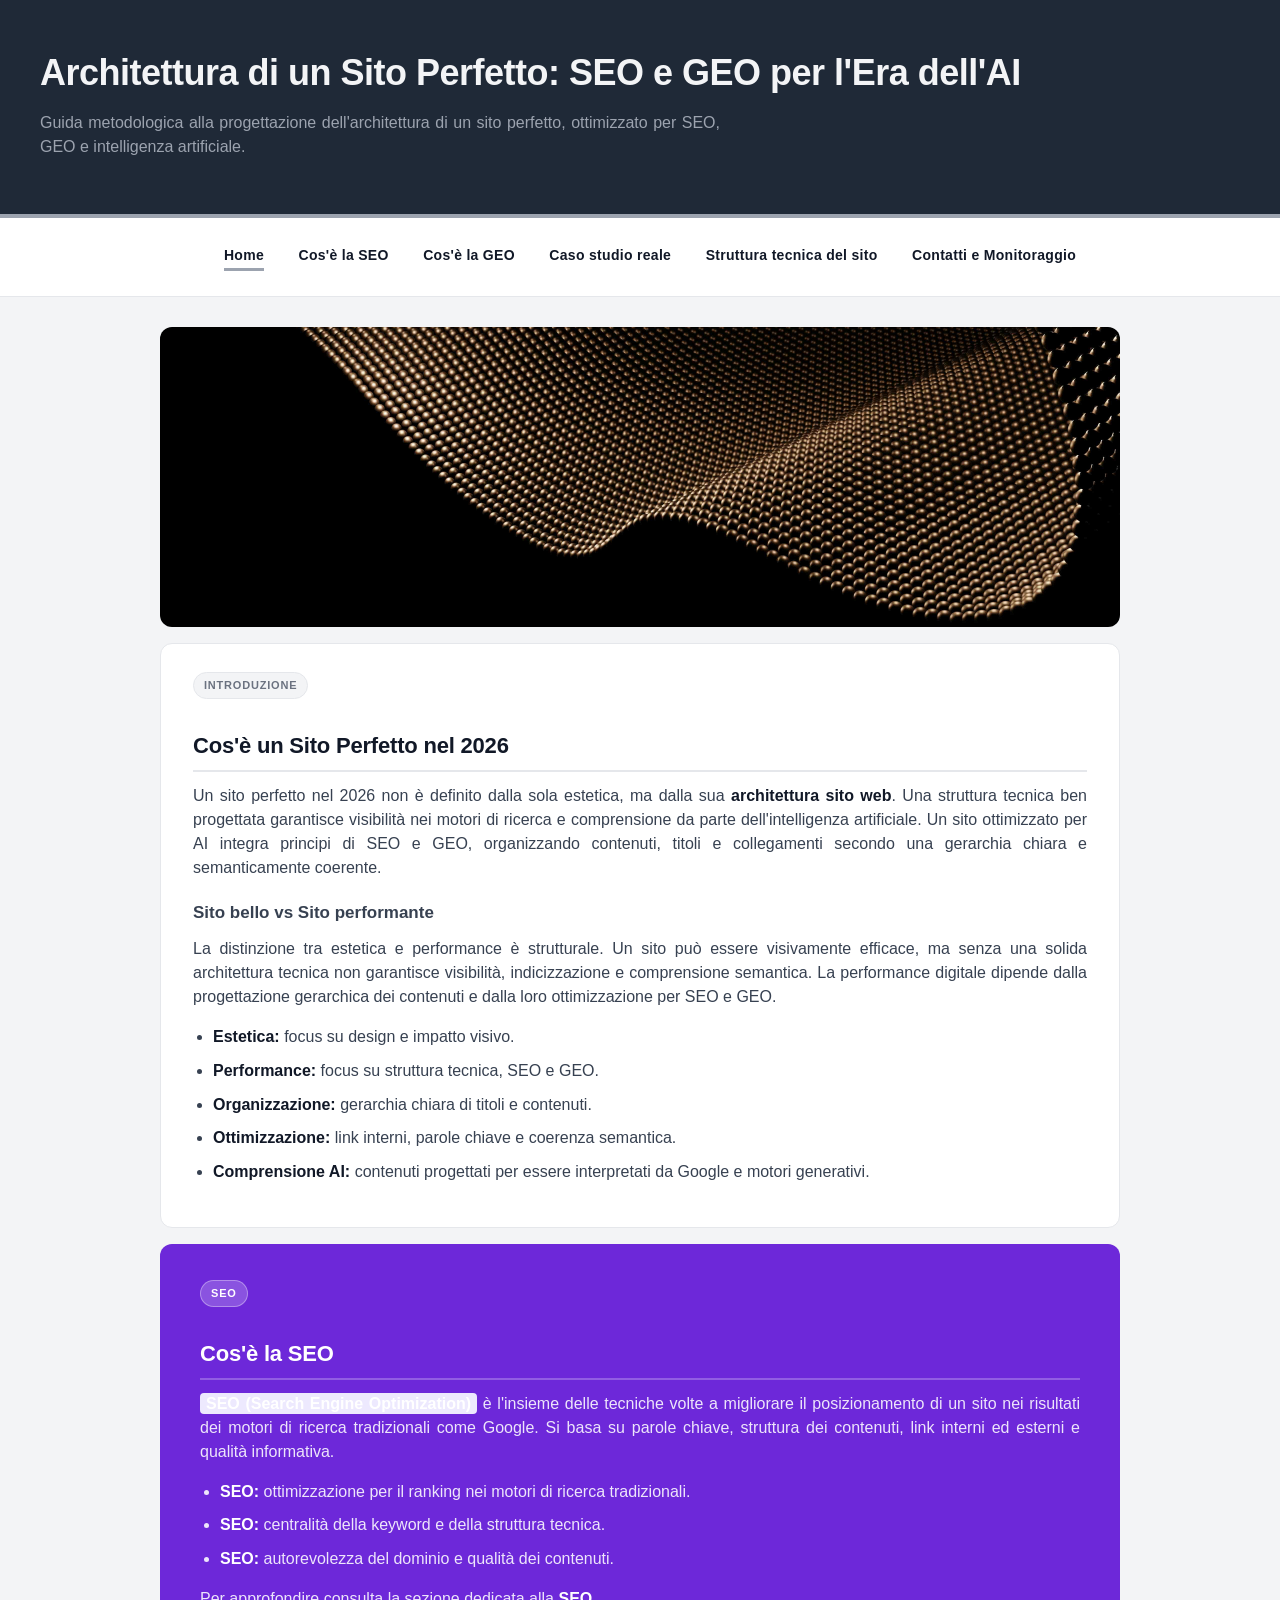
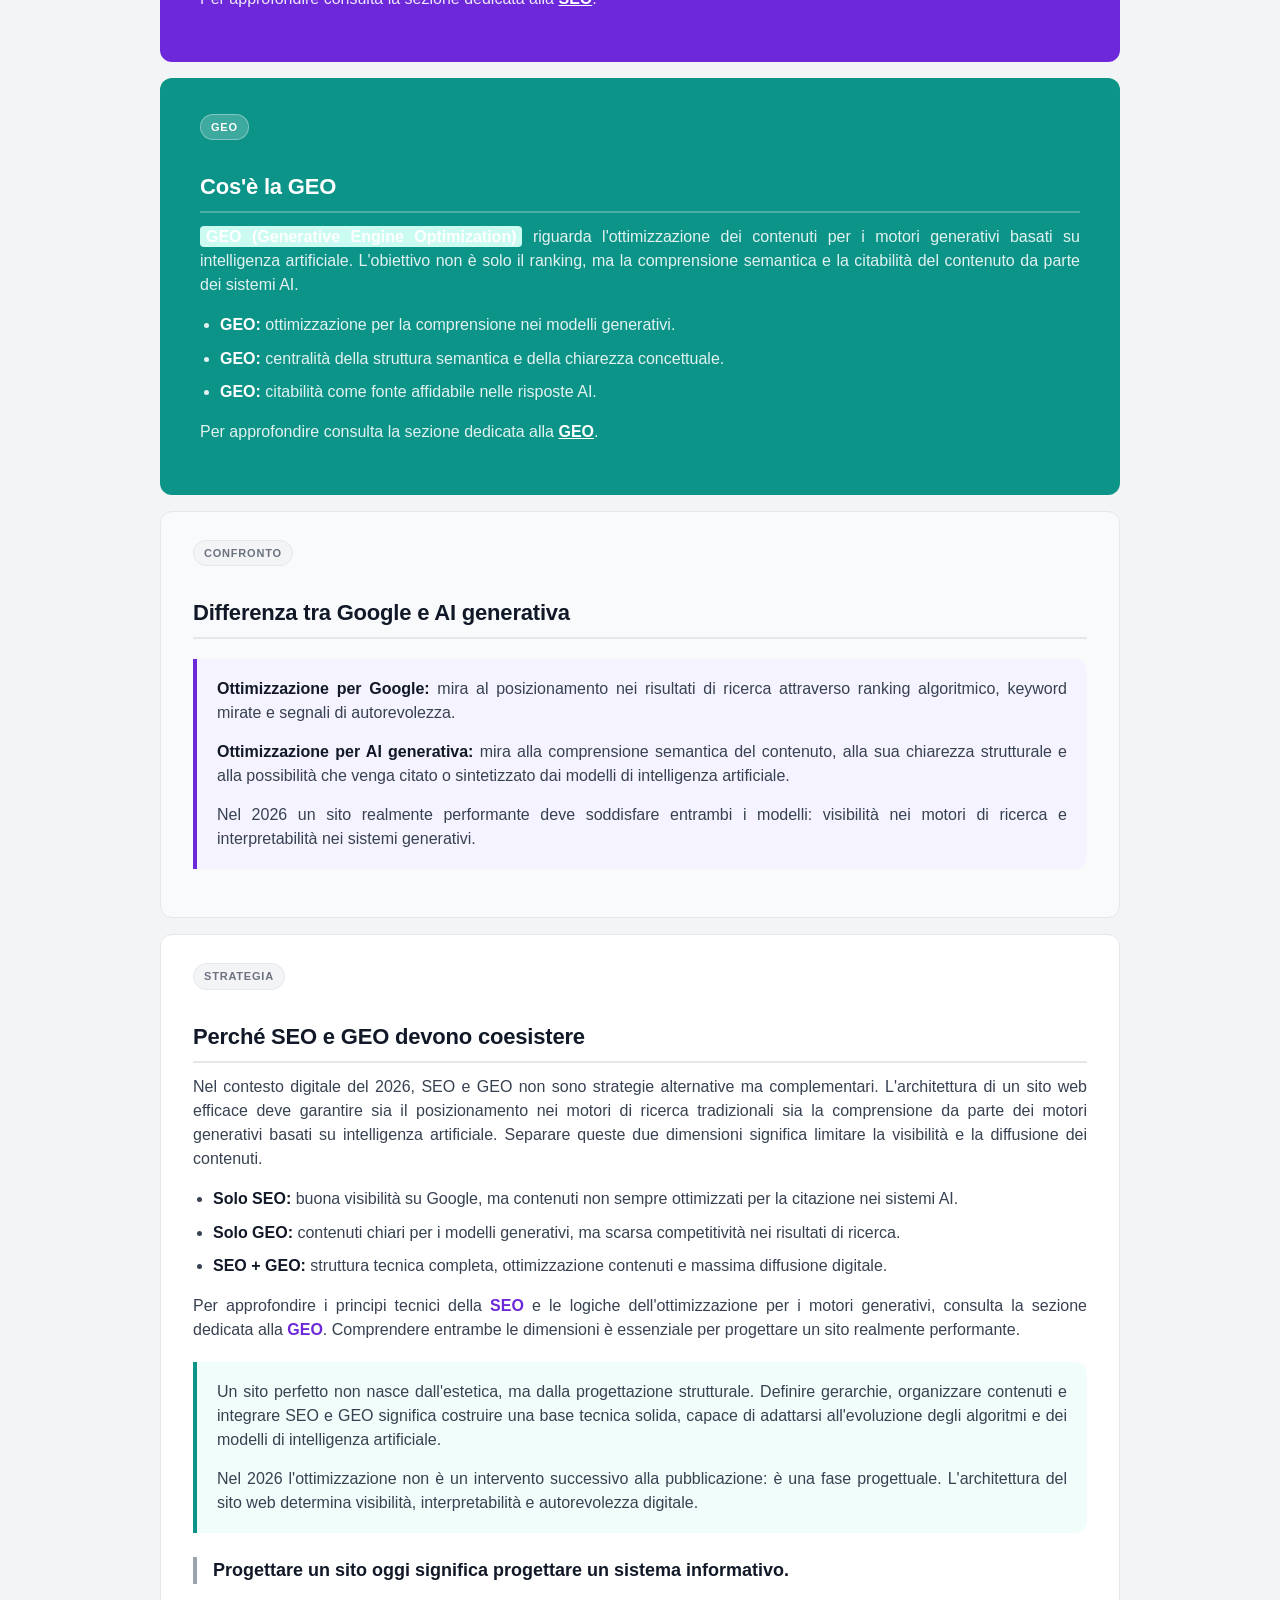
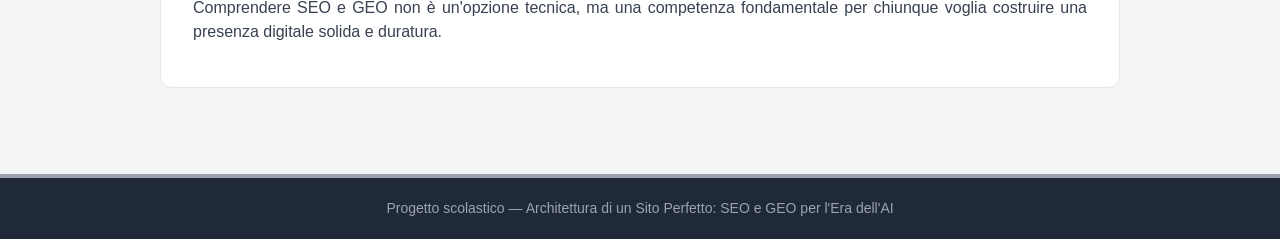
<file: sito-seo-geo-ai/index.html>
<!DOCTYPE html>
<html lang="it">

<head>
    <meta charset="UTF-8">
    <meta name="google-site-verification" content="8Dye_6uinS2pty69h5jfl6EBwrI8pPhfSLPSAP0v2z0" />
    <meta name="viewport" content="width=device-width, initial-scale=1.0">
    <link rel="icon" type="image/svg+xml" href="favicon.svg">
    <title>Architettura di un Sito Perfetto | SEO e GEO per l'Era dell'AI</title>
    <meta name="description"
        content="Guida all'architettura sito web perfetta nel 2026: struttura tecnica, SEO e GEO per contenuti ottimizzati per Google e motori generativi basati su intelligenza artificiale.">
    <link rel="canonical" href="https://seo-geo-ai.netlify.app/">
    <link rel="stylesheet" href="css/style.css">
    <script type="application/ld+json">
    {
      "@context": "https://schema.org",
      "@type": "WebSite",
      "name": "Architettura di un Sito Perfetto",
      "url": "https://seo-geo-ai.netlify.app/"
    }
    </script>
</head>

<body class="home">

    <!-- Intestazione principale della pagina -->
    <header>
        <h1>Architettura di un Sito Perfetto: SEO e GEO per l'Era dell'AI</h1>
        <p>Guida metodologica alla progettazione dell'architettura di un sito perfetto, ottimizzato per SEO, GEO e
            intelligenza artificiale.</p>
    </header>

    <!-- Menu di navigazione principale -->
    <nav>
        <ul>
            <li><a href="index.html" class="active">Home</a></li>
            <li><a href="seo.html">Cos'è la SEO</a></li>
            <li><a href="geo.html">Cos'è la GEO</a></li>
            <li><a href="caso-studio.html">Caso studio reale</a></li>
            <li><a href="struttura-tecnica.html">Struttura tecnica del sito</a></li>
            <li><a href="contatti.html">Contatti e Monitoraggio</a></li>
        </ul>
    </nav>

    <div class="container">
        <section class="section-tecnica">

            <!-- Immagine hero — larghezza piena, solo nella home -->
            <img src="immagini/hero-home.jpg" alt="Architettura sito web perfetto SEO e GEO intelligenza artificiale"
                class="img-hero" width="1000">

            <!-- Card 1 — introduzione generale, sfondo neutro -->
            <div class="card">
                <div class="badge-wrap"><span class="badge-neutral">Introduzione</span></div>
                <h2>Cos'è un Sito Perfetto nel 2026</h2>
                <p>Un sito perfetto nel 2026 non è definito dalla sola estetica, ma dalla sua <strong>architettura sito
                        web</strong>. Una struttura tecnica ben progettata garantisce visibilità nei motori di ricerca e
                    comprensione da parte dell'intelligenza artificiale. Un sito ottimizzato per AI integra principi di
                    SEO e GEO, organizzando contenuti, titoli e collegamenti secondo una gerarchia chiara e
                    semanticamente coerente.</p>
                <h3>Sito bello vs Sito performante</h3>
                <p>La distinzione tra estetica e performance è strutturale. Un sito può essere visivamente efficace,
                    ma senza una solida architettura tecnica non garantisce visibilità, indicizzazione e comprensione
                    semantica. La performance digitale dipende dalla progettazione gerarchica dei contenuti e dalla
                    loro ottimizzazione per SEO e GEO.</p>
                <ul>
                    <li><strong>Estetica:</strong> focus su design e impatto visivo.</li>
                    <li><strong>Performance:</strong> focus su struttura tecnica, SEO e GEO.</li>
                    <li><strong>Organizzazione:</strong> gerarchia chiara di titoli e contenuti.</li>
                    <li><strong>Ottimizzazione:</strong> link interni, parole chiave e coerenza semantica.</li>
                    <li><strong>Comprensione AI:</strong> contenuti progettati per essere interpretati da Google e
                        motori generativi.</li>
                </ul>
            </div>

            <!-- Card 2 — definizione SEO, sfondo viola pieno -->
            <div class="card-hero-seo">
                <div class="badge-wrap"><span class="badge-seo">SEO</span></div>
                <h2>Cos'è la SEO</h2>
                <p><strong><span class="highlight">SEO (Search Engine Optimization)</span></strong> è l'insieme delle
                    tecniche volte a migliorare il posizionamento di un sito nei risultati dei motori di ricerca
                    tradizionali come Google. Si basa su parole chiave, struttura dei contenuti, link interni ed
                    esterni e qualità informativa.</p>
                <ul>
                    <li><strong>SEO:</strong> ottimizzazione per il ranking nei motori di ricerca tradizionali.</li>
                    <li><strong>SEO:</strong> centralità della keyword e della struttura tecnica.</li>
                    <li><strong>SEO:</strong> autorevolezza del dominio e qualità dei contenuti.</li>
                </ul>
                <p>Per approfondire consulta la sezione dedicata alla <a href="seo.html">SEO</a>.</p>
            </div>

            <!-- Card 3 — definizione GEO, sfondo verde pieno -->
            <div class="card-hero-geo">
                <div class="badge-wrap"><span class="badge-geo">GEO</span></div>
                <h2>Cos'è la GEO</h2>
                <p><strong><span class="highlight-geo">GEO (Generative Engine Optimization)</span></strong> riguarda
                    l'ottimizzazione dei contenuti per i motori generativi basati su intelligenza artificiale.
                    L'obiettivo non è solo il ranking, ma la comprensione semantica e la citabilità del contenuto da
                    parte dei sistemi AI.</p>
                <ul>
                    <li><strong>GEO:</strong> ottimizzazione per la comprensione nei modelli generativi.</li>
                    <li><strong>GEO:</strong> centralità della struttura semantica e della chiarezza concettuale.</li>
                    <li><strong>GEO:</strong> citabilità come fonte affidabile nelle risposte AI.</li>
                </ul>
                <p>Per approfondire consulta la sezione dedicata alla <a href="geo.html">GEO</a>.</p>
            </div>

            <!-- Card 4 — confronto e coesistenza, sfondo alternato -->
            <div class="card-alt">
                <div class="badge-wrap"><span class="badge-neutral">Confronto</span></div>
                <h2>Differenza tra Google e AI generativa</h2>
                <div class="box-confronto">
                    <p><strong>Ottimizzazione per Google:</strong> mira al posizionamento nei risultati di ricerca
                        attraverso ranking algoritmico, keyword mirate e segnali di autorevolezza.</p>
                    <p><strong>Ottimizzazione per AI generativa:</strong> mira alla comprensione semantica del
                        contenuto, alla sua chiarezza strutturale e alla possibilità che venga citato o sintetizzato
                        dai modelli di intelligenza artificiale.</p>
                    <p>Nel 2026 un sito realmente performante deve soddisfare entrambi i modelli: visibilità nei
                        motori di ricerca e interpretabilità nei sistemi generativi.</p>
                </div>
            </div>

            <!-- Card 5 — coesistenza SEO+GEO, sfondo neutro -->
            <div class="card">
                <div class="badge-wrap"><span class="badge-neutral">Strategia</span></div>
                <h2>Perché SEO e GEO devono coesistere</h2>
                <p>Nel contesto digitale del 2026, SEO e GEO non sono strategie alternative ma complementari.
                    L'architettura di un sito web efficace deve garantire sia il posizionamento nei motori di ricerca
                    tradizionali sia la comprensione da parte dei motori generativi basati su intelligenza artificiale.
                    Separare queste due dimensioni significa limitare la visibilità e la diffusione dei contenuti.</p>
                <ul>
                    <li><strong>Solo SEO:</strong> buona visibilità su Google, ma contenuti non sempre ottimizzati
                        per la citazione nei sistemi AI.</li>
                    <li><strong>Solo GEO:</strong> contenuti chiari per i modelli generativi, ma scarsa
                        competitività nei risultati di ricerca.</li>
                    <li><strong>SEO + GEO:</strong> struttura tecnica completa, ottimizzazione contenuti e massima
                        diffusione digitale.</li>
                </ul>
                <p>Per approfondire i principi tecnici della <a href="seo.html">SEO</a> e le logiche
                    dell'ottimizzazione per i motori generativi, consulta la sezione dedicata alla
                    <a href="geo.html">GEO</a>. Comprendere entrambe le dimensioni è essenziale per progettare un
                    sito realmente performante.
                </p>
                <div class="box-valore">
                    <p>Un sito perfetto non nasce dall'estetica, ma dalla progettazione strutturale. Definire
                        gerarchie, organizzare contenuti e integrare SEO e GEO significa costruire una base tecnica
                        solida, capace di adattarsi all'evoluzione degli algoritmi e dei modelli di intelligenza
                        artificiale.</p>
                    <p>Nel 2026 l'ottimizzazione non è un intervento successivo alla pubblicazione: è una fase
                        progettuale. L'architettura del sito web determina visibilità, interpretabilità e autorevolezza
                        digitale.</p>
                </div>
                <p class="frase-chiave">Progettare un sito oggi significa progettare un sistema informativo.</p>
                <p>Comprendere SEO e GEO non è un'opzione tecnica, ma una competenza fondamentale per chiunque voglia
                    costruire una presenza digitale solida e duratura.</p>
            </div>

        </section>
    </div>

    <!-- Footer con nome progetto -->
    <footer>
        <p>Progetto scolastico — Architettura di un Sito Perfetto: SEO e GEO per l'Era dell'AI</p>
    </footer>

</body>

</html>
</file>
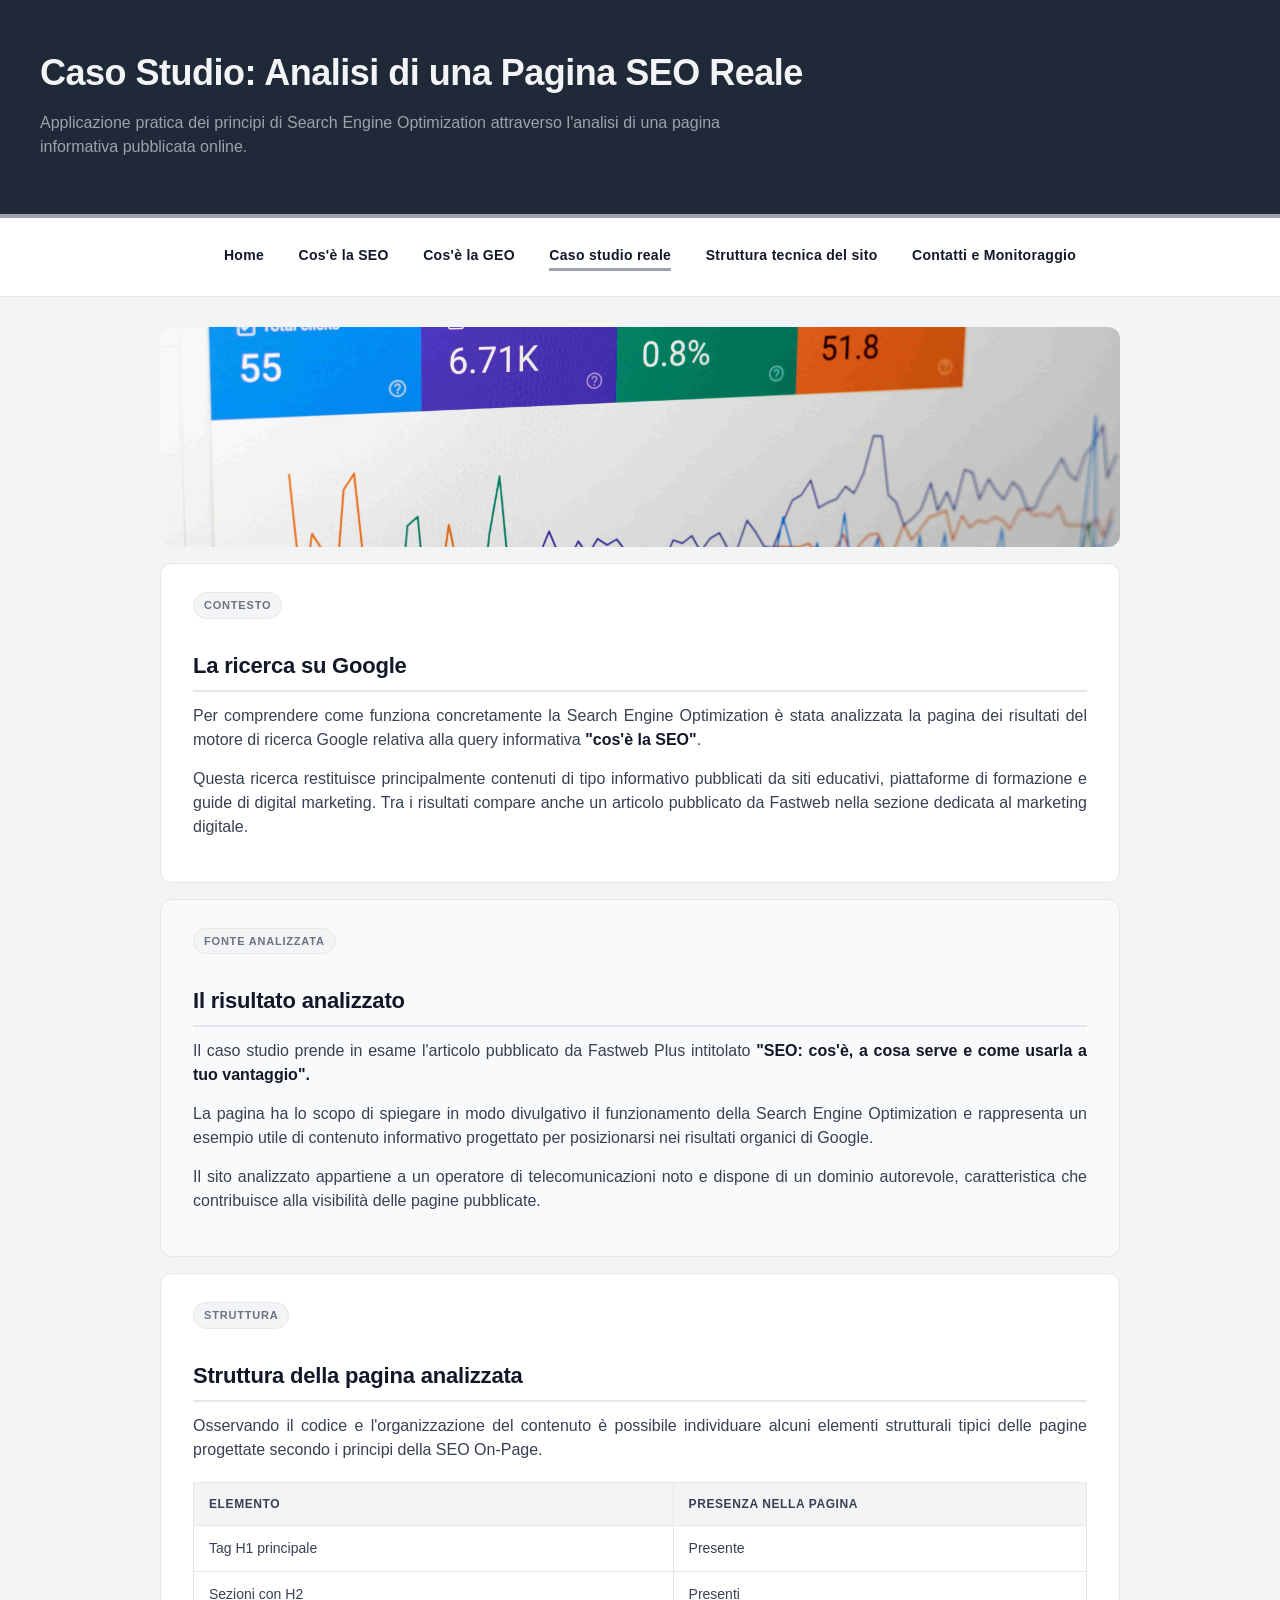
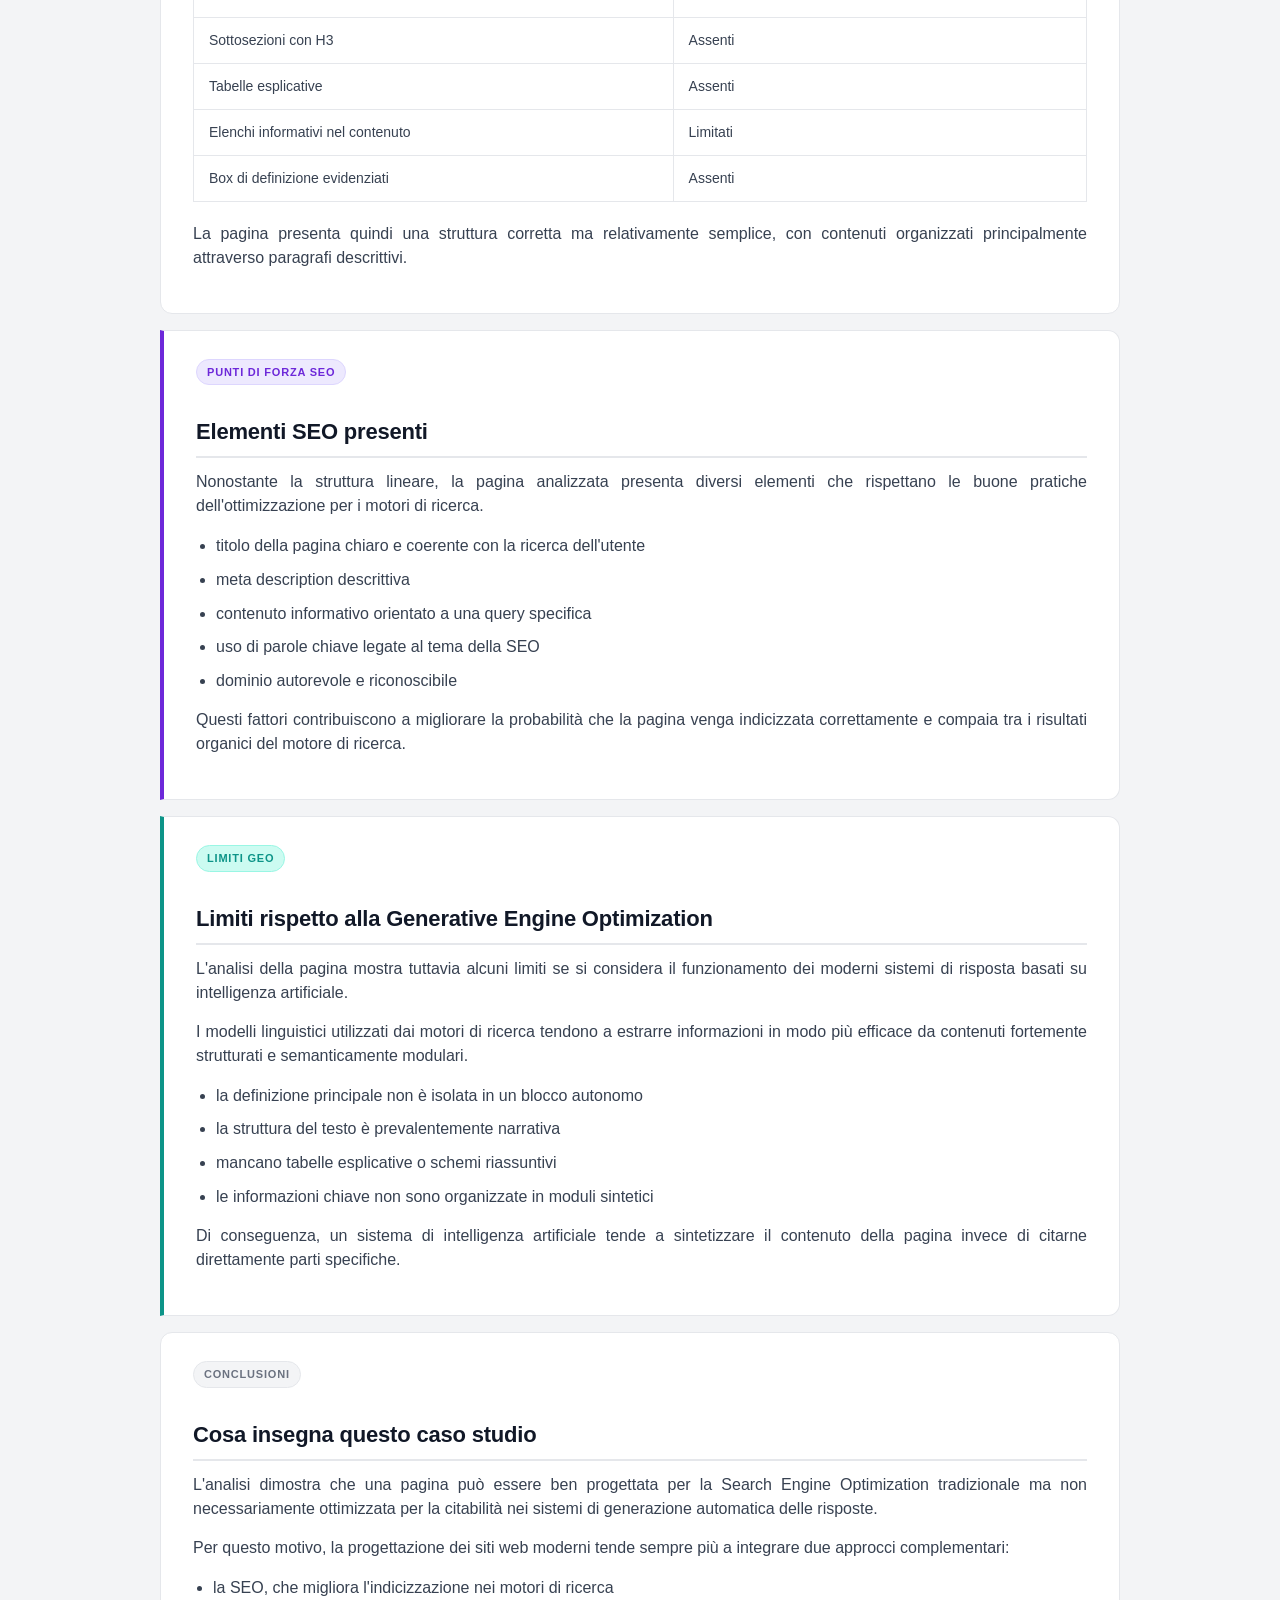
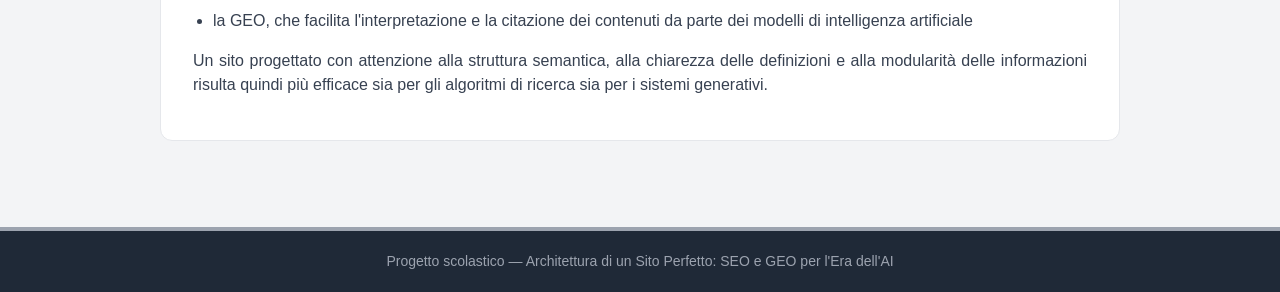
<file: sito-seo-geo-ai/caso-studio.html>
<!DOCTYPE html>
<html lang="it">

<head>
    <meta charset="UTF-8">
    <meta name="viewport" content="width=device-width, initial-scale=1.0">
    <link rel="icon" type="image/svg+xml" href="favicon.svg">
    <title>Caso Studio SEO | Analisi di una Pagina Web Reale</title>
    <meta name="description"
        content="Caso studio SEO: analisi della struttura di una pagina web reale per comprendere come funzionano l'ottimizzazione per i motori di ricerca e la Generative Engine Optimization.">
    <link rel="canonical" href="https://seo-geo-ai.netlify.app/caso-studio.html">
    <link rel="stylesheet" href="css/style.css">
</head>

<body class="home">

    <!-- Intestazione pagina caso studio -->
    <header>
        <h1>Caso Studio: Analisi di una Pagina SEO Reale</h1>
        <p>Applicazione pratica dei principi di Search Engine Optimization attraverso l'analisi di una pagina
            informativa pubblicata online.</p>
    </header>

    <!-- Menu di navigazione principale -->
    <nav>
        <ul>
            <li><a href="index.html">Home</a></li>
            <li><a href="seo.html">Cos'è la SEO</a></li>
            <li><a href="geo.html">Cos'è la GEO</a></li>
            <li><a href="caso-studio.html" class="active">Caso studio reale</a></li>
            <li><a href="struttura-tecnica.html">Struttura tecnica del sito</a></li>
            <li><a href="contatti.html">Contatti e Monitoraggio</a></li>
        </ul>
    </nav>

    <div class="container">
        <section class="section-tecnica">

            <!-- Immagine contenuto — analisi web -->
            <img src="immagini/case-study.jpg" alt="Caso studio analisi pagina SEO reale Fastweb" class="img-contenuto"
                width="1000">

            <!-- Card 1 — contesto ricerca, sfondo neutro -->
            <div class="card">
                <div class="badge-wrap"><span class="badge-neutral">Contesto</span></div>
                <h2>La ricerca su Google</h2>
                <p>Per comprendere come funziona concretamente la Search Engine Optimization è stata analizzata la
                    pagina dei risultati del motore di ricerca Google relativa alla query informativa
                    <strong>"cos'è la SEO"</strong>.
                </p>
                <p>Questa ricerca restituisce principalmente contenuti di tipo informativo pubblicati da siti
                    educativi, piattaforme di formazione e guide di digital marketing. Tra i risultati compare anche
                    un articolo pubblicato da Fastweb nella sezione dedicata al marketing digitale.</p>
            </div>

            <!-- Card 2 — risultato analizzato, sfondo alternato -->
            <div class="card-alt">
                <div class="badge-wrap"><span class="badge-neutral">Fonte analizzata</span></div>
                <h2>Il risultato analizzato</h2>
                <p>Il caso studio prende in esame l'articolo pubblicato da Fastweb Plus intitolato
                    <strong>"SEO: cos'è, a cosa serve e come usarla a tuo vantaggio".</strong>
                </p>
                <p>La pagina ha lo scopo di spiegare in modo divulgativo il funzionamento della Search Engine
                    Optimization e rappresenta un esempio utile di contenuto informativo progettato per posizionarsi
                    nei risultati organici di Google.</p>
                <p>Il sito analizzato appartiene a un operatore di telecomunicazioni noto e dispone di un dominio
                    autorevole, caratteristica che contribuisce alla visibilità delle pagine pubblicate.</p>
            </div>

            <!-- Card 3 — struttura pagina, sfondo neutro -->
            <div class="card">
                <div class="badge-wrap"><span class="badge-neutral">Struttura</span></div>
                <h2>Struttura della pagina analizzata</h2>
                <p>Osservando il codice e l'organizzazione del contenuto è possibile individuare alcuni elementi
                    strutturali tipici delle pagine progettate secondo i principi della SEO On-Page.</p>
                <table>
                    <tr>
                        <th>Elemento</th>
                        <th>Presenza nella pagina</th>
                    </tr>
                    <tr>
                        <td>Tag H1 principale</td>
                        <td>Presente</td>
                    </tr>
                    <tr>
                        <td>Sezioni con H2</td>
                        <td>Presenti</td>
                    </tr>
                    <tr>
                        <td>Sottosezioni con H3</td>
                        <td>Assenti</td>
                    </tr>
                    <tr>
                        <td>Tabelle esplicative</td>
                        <td>Assenti</td>
                    </tr>
                    <tr>
                        <td>Elenchi informativi nel contenuto</td>
                        <td>Limitati</td>
                    </tr>
                    <tr>
                        <td>Box di definizione evidenziati</td>
                        <td>Assenti</td>
                    </tr>
                </table>
                <p>La pagina presenta quindi una struttura corretta ma relativamente semplice, con contenuti
                    organizzati principalmente attraverso paragrafi descrittivi.</p>
            </div>

            <!-- Card 4 — elementi SEO, accento viola -->
            <div class="card-seo">
                <div class="badge-wrap"><span class="badge-seo">Punti di forza SEO</span></div>
                <h2>Elementi SEO presenti</h2>
                <p>Nonostante la struttura lineare, la pagina analizzata presenta diversi elementi che rispettano le
                    buone pratiche dell'ottimizzazione per i motori di ricerca.</p>
                <ul>
                    <li>titolo della pagina chiaro e coerente con la ricerca dell'utente</li>
                    <li>meta description descrittiva</li>
                    <li>contenuto informativo orientato a una query specifica</li>
                    <li>uso di parole chiave legate al tema della SEO</li>
                    <li>dominio autorevole e riconoscibile</li>
                </ul>
                <p>Questi fattori contribuiscono a migliorare la probabilità che la pagina venga indicizzata
                    correttamente e compaia tra i risultati organici del motore di ricerca.</p>
            </div>

            <!-- Card 5 — limiti GEO, accento verde -->
            <div class="card-geo">
                <div class="badge-wrap"><span class="badge-geo">Limiti GEO</span></div>
                <h2>Limiti rispetto alla Generative Engine Optimization</h2>
                <p>L'analisi della pagina mostra tuttavia alcuni limiti se si considera il funzionamento dei moderni
                    sistemi di risposta basati su intelligenza artificiale.</p>
                <p>I modelli linguistici utilizzati dai motori di ricerca tendono a estrarre informazioni in modo più
                    efficace da contenuti fortemente strutturati e semanticamente modulari.</p>
                <ul>
                    <li>la definizione principale non è isolata in un blocco autonomo</li>
                    <li>la struttura del testo è prevalentemente narrativa</li>
                    <li>mancano tabelle esplicative o schemi riassuntivi</li>
                    <li>le informazioni chiave non sono organizzate in moduli sintetici</li>
                </ul>
                <p>Di conseguenza, un sistema di intelligenza artificiale tende a sintetizzare il contenuto della
                    pagina invece di citarne direttamente parti specifiche.</p>
            </div>

            <!-- Card 6 — conclusioni, sfondo neutro -->
            <div class="card">
                <div class="badge-wrap"><span class="badge-neutral">Conclusioni</span></div>
                <h2>Cosa insegna questo caso studio</h2>
                <p>L'analisi dimostra che una pagina può essere ben progettata per la Search Engine Optimization
                    tradizionale ma non necessariamente ottimizzata per la citabilità nei sistemi di generazione
                    automatica delle risposte.</p>
                <p>Per questo motivo, la progettazione dei siti web moderni tende sempre più a integrare due approcci
                    complementari:</p>
                <ul>
                    <li>la SEO, che migliora l'indicizzazione nei motori di ricerca</li>
                    <li>la GEO, che facilita l'interpretazione e la citazione dei contenuti da parte dei modelli di
                        intelligenza artificiale</li>
                </ul>
                <p>Un sito progettato con attenzione alla struttura semantica, alla chiarezza delle definizioni e
                    alla modularità delle informazioni risulta quindi più efficace sia per gli algoritmi di ricerca
                    sia per i sistemi generativi.</p>
            </div>

        </section>
    </div>

    <!-- Footer con nome progetto -->
    <footer>
        <p>Progetto scolastico — Architettura di un Sito Perfetto: SEO e GEO per l'Era dell'AI</p>
    </footer>

</body>

</html>
</file>
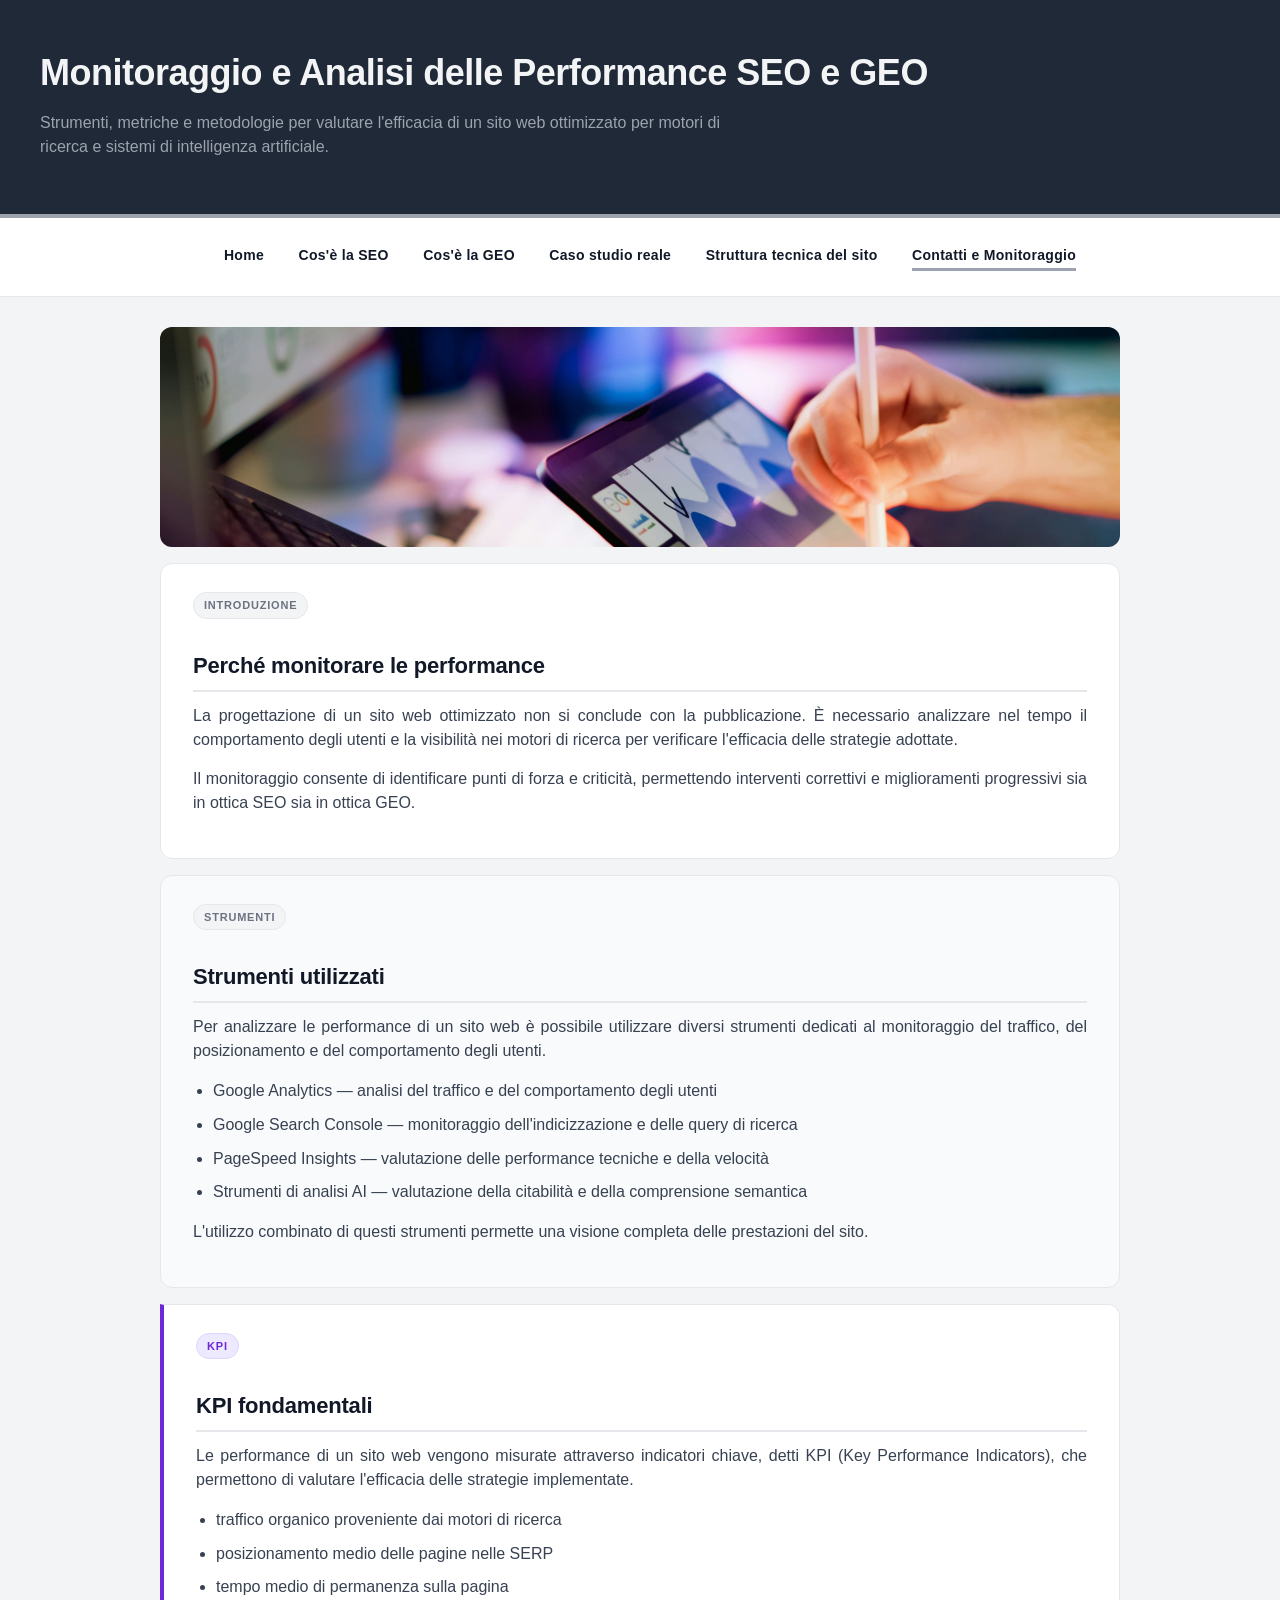
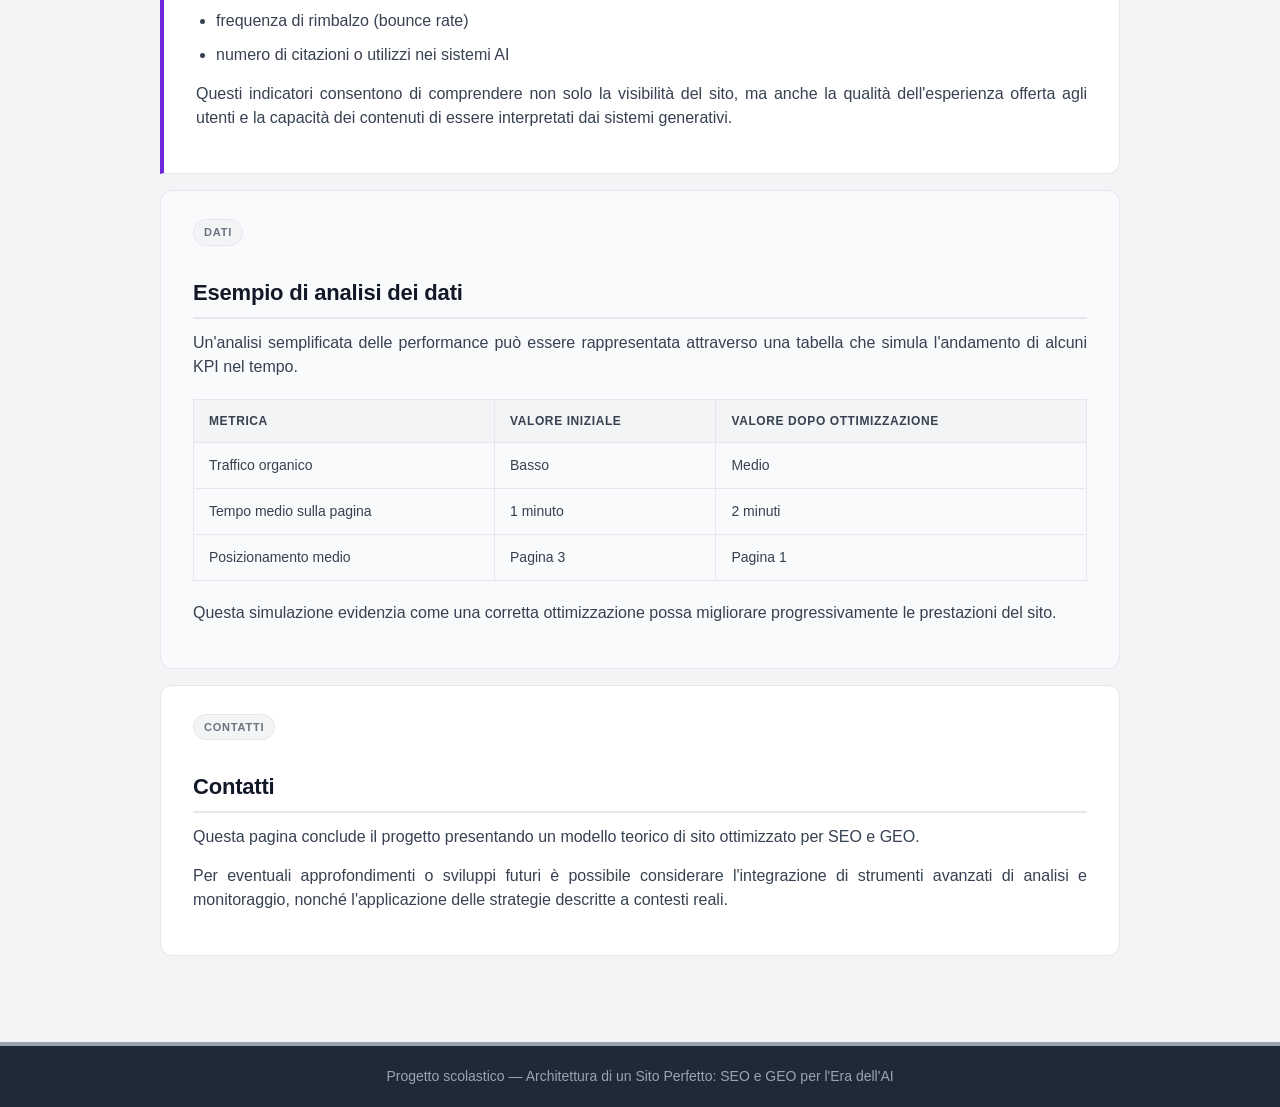
<file: sito-seo-geo-ai/contatti.html>
<!DOCTYPE html>
<html lang="it">

<head>
    <meta charset="UTF-8">
    <meta name="viewport" content="width=device-width, initial-scale=1.0">
    <link rel="icon" type="image/svg+xml" href="favicon.svg">
    <title>Monitoraggio SEO e GEO | Analisi delle Performance</title>
    <meta name="description"
        content="Monitoraggio delle performance SEO e GEO: strumenti, KPI e analisi dei dati per valutare l'efficacia di un sito web ottimizzato.">
    <link rel="canonical" href="https://seo-geo-ai.netlify.app/contatti.html">
    <link rel="stylesheet" href="css/style.css">
</head>

<body class="home">

    <!-- Intestazione pagina monitoraggio -->
    <header>
        <h1>Monitoraggio e Analisi delle Performance SEO e GEO</h1>
        <p>Strumenti, metriche e metodologie per valutare l'efficacia di un sito web ottimizzato per motori di
            ricerca e sistemi di intelligenza artificiale.</p>
    </header>

    <!-- Menu di navigazione principale -->
    <nav>
        <ul>
            <li><a href="index.html">Home</a></li>
            <li><a href="seo.html">Cos'è la SEO</a></li>
            <li><a href="geo.html">Cos'è la GEO</a></li>
            <li><a href="caso-studio.html">Caso studio reale</a></li>
            <li><a href="struttura-tecnica.html">Struttura tecnica del sito</a></li>
            <li><a href="contatti.html" class="active">Contatti e Monitoraggio</a></li>
        </ul>
    </nav>

    <div class="container">
        <section class="section-tecnica">

            <!-- Immagine contenuto — analytics e dati -->
            <img src="immagini/contatti.jpg" alt="Monitoraggio SEO GEO analytics performance sito web"
                class="img-contenuto" width="1000">

            <!-- Card 1 — perché monitorare, sfondo neutro -->
            <div class="card">
                <div class="badge-wrap"><span class="badge-neutral">Introduzione</span></div>
                <h2>Perché monitorare le performance</h2>
                <p>La progettazione di un sito web ottimizzato non si conclude con la pubblicazione. È necessario
                    analizzare nel tempo il comportamento degli utenti e la visibilità nei motori di ricerca per
                    verificare l'efficacia delle strategie adottate.</p>
                <p>Il monitoraggio consente di identificare punti di forza e criticità, permettendo interventi
                    correttivi e miglioramenti progressivi sia in ottica SEO sia in ottica GEO.</p>
            </div>

            <!-- Card 2 — strumenti, sfondo alternato -->
            <div class="card-alt">
                <div class="badge-wrap"><span class="badge-neutral">Strumenti</span></div>
                <h2>Strumenti utilizzati</h2>
                <p>Per analizzare le performance di un sito web è possibile utilizzare diversi strumenti dedicati al
                    monitoraggio del traffico, del posizionamento e del comportamento degli utenti.</p>
                <ul>
                    <li>Google Analytics — analisi del traffico e del comportamento degli utenti</li>
                    <li>Google Search Console — monitoraggio dell'indicizzazione e delle query di ricerca</li>
                    <li>PageSpeed Insights — valutazione delle performance tecniche e della velocità</li>
                    <li>Strumenti di analisi AI — valutazione della citabilità e della comprensione semantica</li>
                </ul>
                <p>L'utilizzo combinato di questi strumenti permette una visione completa delle prestazioni del
                    sito.</p>
            </div>

            <!-- Card 3 — KPI, accento viola -->
            <div class="card-seo">
                <div class="badge-wrap"><span class="badge-seo">KPI</span></div>
                <h2>KPI fondamentali</h2>
                <p>Le performance di un sito web vengono misurate attraverso indicatori chiave, detti KPI (Key
                    Performance Indicators), che permettono di valutare l'efficacia delle strategie implementate.</p>
                <ul>
                    <li>traffico organico proveniente dai motori di ricerca</li>
                    <li>posizionamento medio delle pagine nelle SERP</li>
                    <li>tempo medio di permanenza sulla pagina</li>
                    <li>frequenza di rimbalzo (bounce rate)</li>
                    <li>numero di citazioni o utilizzi nei sistemi AI</li>
                </ul>
                <p>Questi indicatori consentono di comprendere non solo la visibilità del sito, ma anche la qualità
                    dell'esperienza offerta agli utenti e la capacità dei contenuti di essere interpretati dai sistemi
                    generativi.</p>
            </div>

            <!-- Card 4 — analisi dati, sfondo alternato -->
            <div class="card-alt">
                <div class="badge-wrap"><span class="badge-neutral">Dati</span></div>
                <h2>Esempio di analisi dei dati</h2>
                <p>Un'analisi semplificata delle performance può essere rappresentata attraverso una tabella che
                    simula l'andamento di alcuni KPI nel tempo.</p>
                <table>
                    <tr>
                        <th>Metrica</th>
                        <th>Valore iniziale</th>
                        <th>Valore dopo ottimizzazione</th>
                    </tr>
                    <tr>
                        <td>Traffico organico</td>
                        <td>Basso</td>
                        <td>Medio</td>
                    </tr>
                    <tr>
                        <td>Tempo medio sulla pagina</td>
                        <td>1 minuto</td>
                        <td>2 minuti</td>
                    </tr>
                    <tr>
                        <td>Posizionamento medio</td>
                        <td>Pagina 3</td>
                        <td>Pagina 1</td>
                    </tr>
                </table>
                <p>Questa simulazione evidenzia come una corretta ottimizzazione possa migliorare progressivamente
                    le prestazioni del sito.</p>
            </div>

            <!-- Card 5 — contatti, sfondo neutro -->
            <div class="card">
                <div class="badge-wrap"><span class="badge-neutral">Contatti</span></div>
                <h2>Contatti</h2>
                <p>Questa pagina conclude il progetto presentando un modello teorico di sito ottimizzato per SEO e
                    GEO.</p>
                <p>Per eventuali approfondimenti o sviluppi futuri è possibile considerare l'integrazione di
                    strumenti avanzati di analisi e monitoraggio, nonché l'applicazione delle strategie descritte a
                    contesti reali.</p>
            </div>

        </section>
    </div>

    <!-- Footer con nome progetto -->
    <footer>
        <p>Progetto scolastico — Architettura di un Sito Perfetto: SEO e GEO per l'Era dell'AI</p>
    </footer>

</body>

</html>
</file>
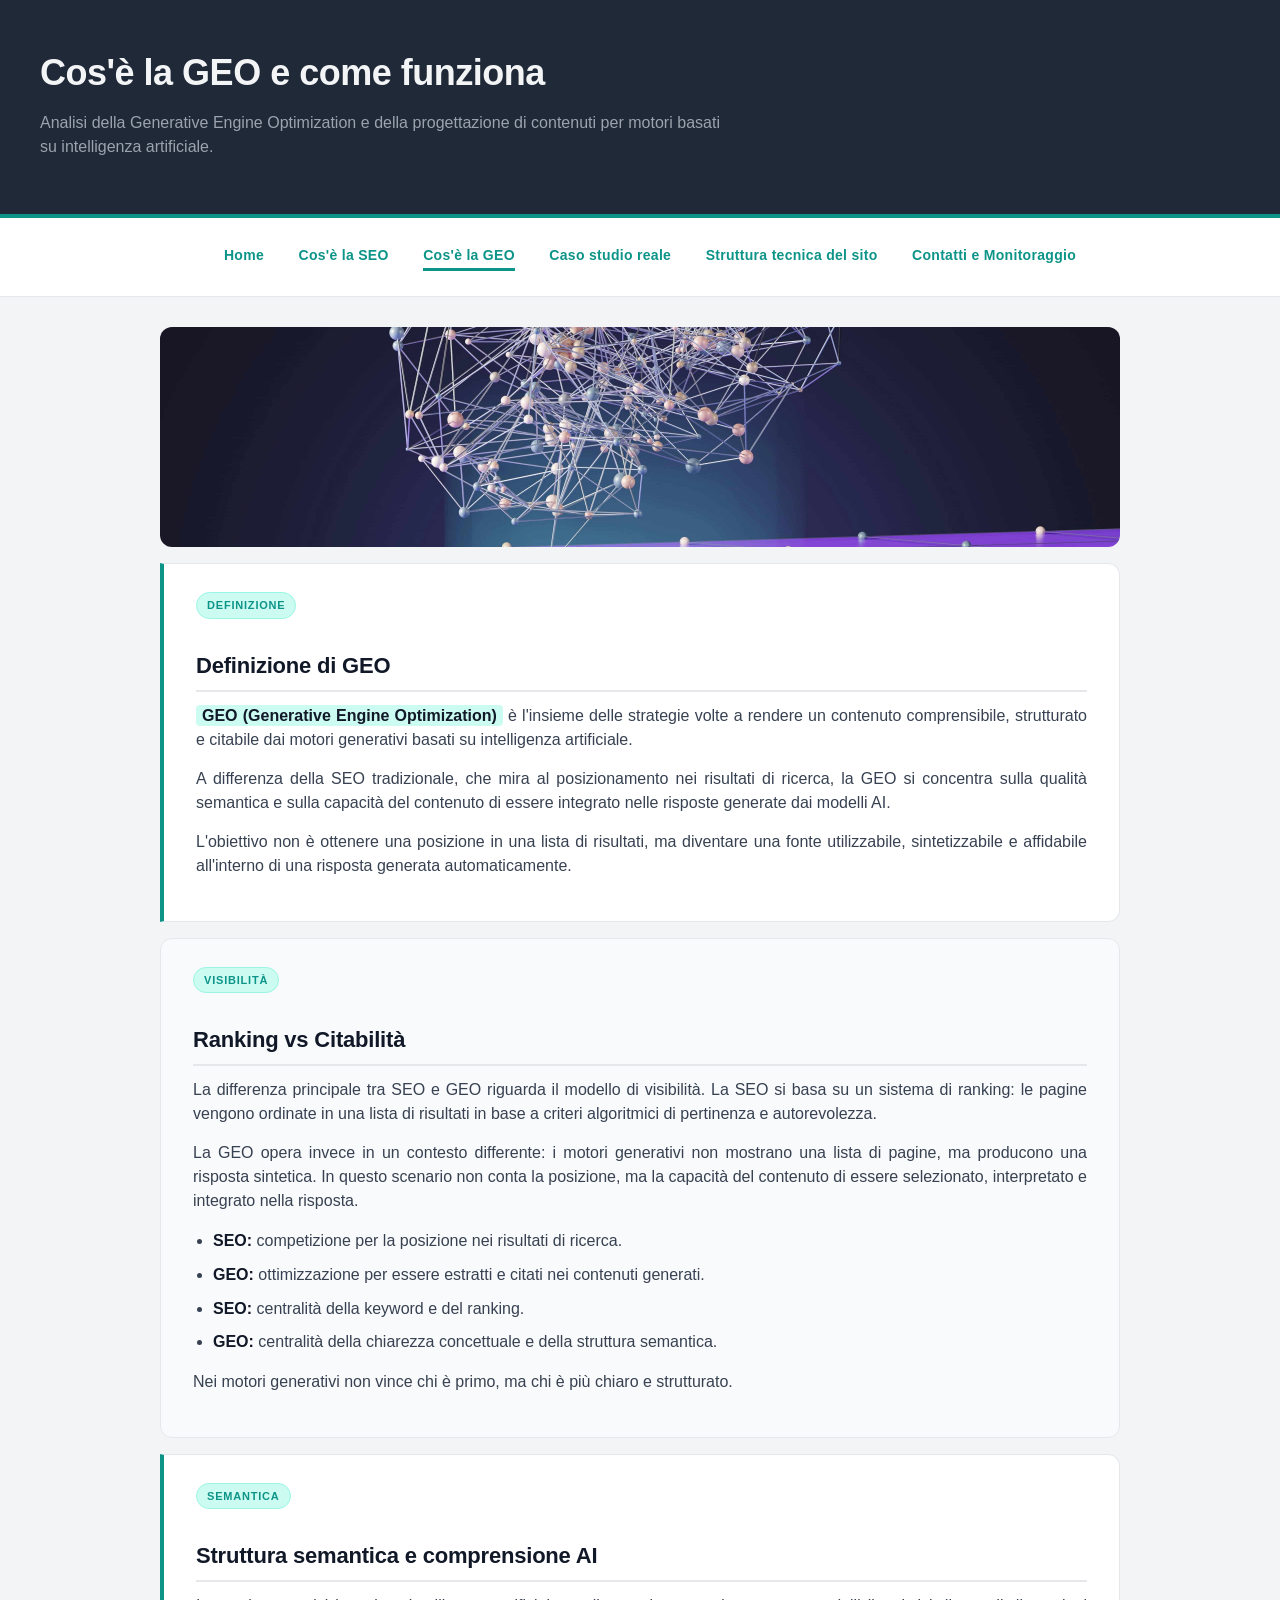
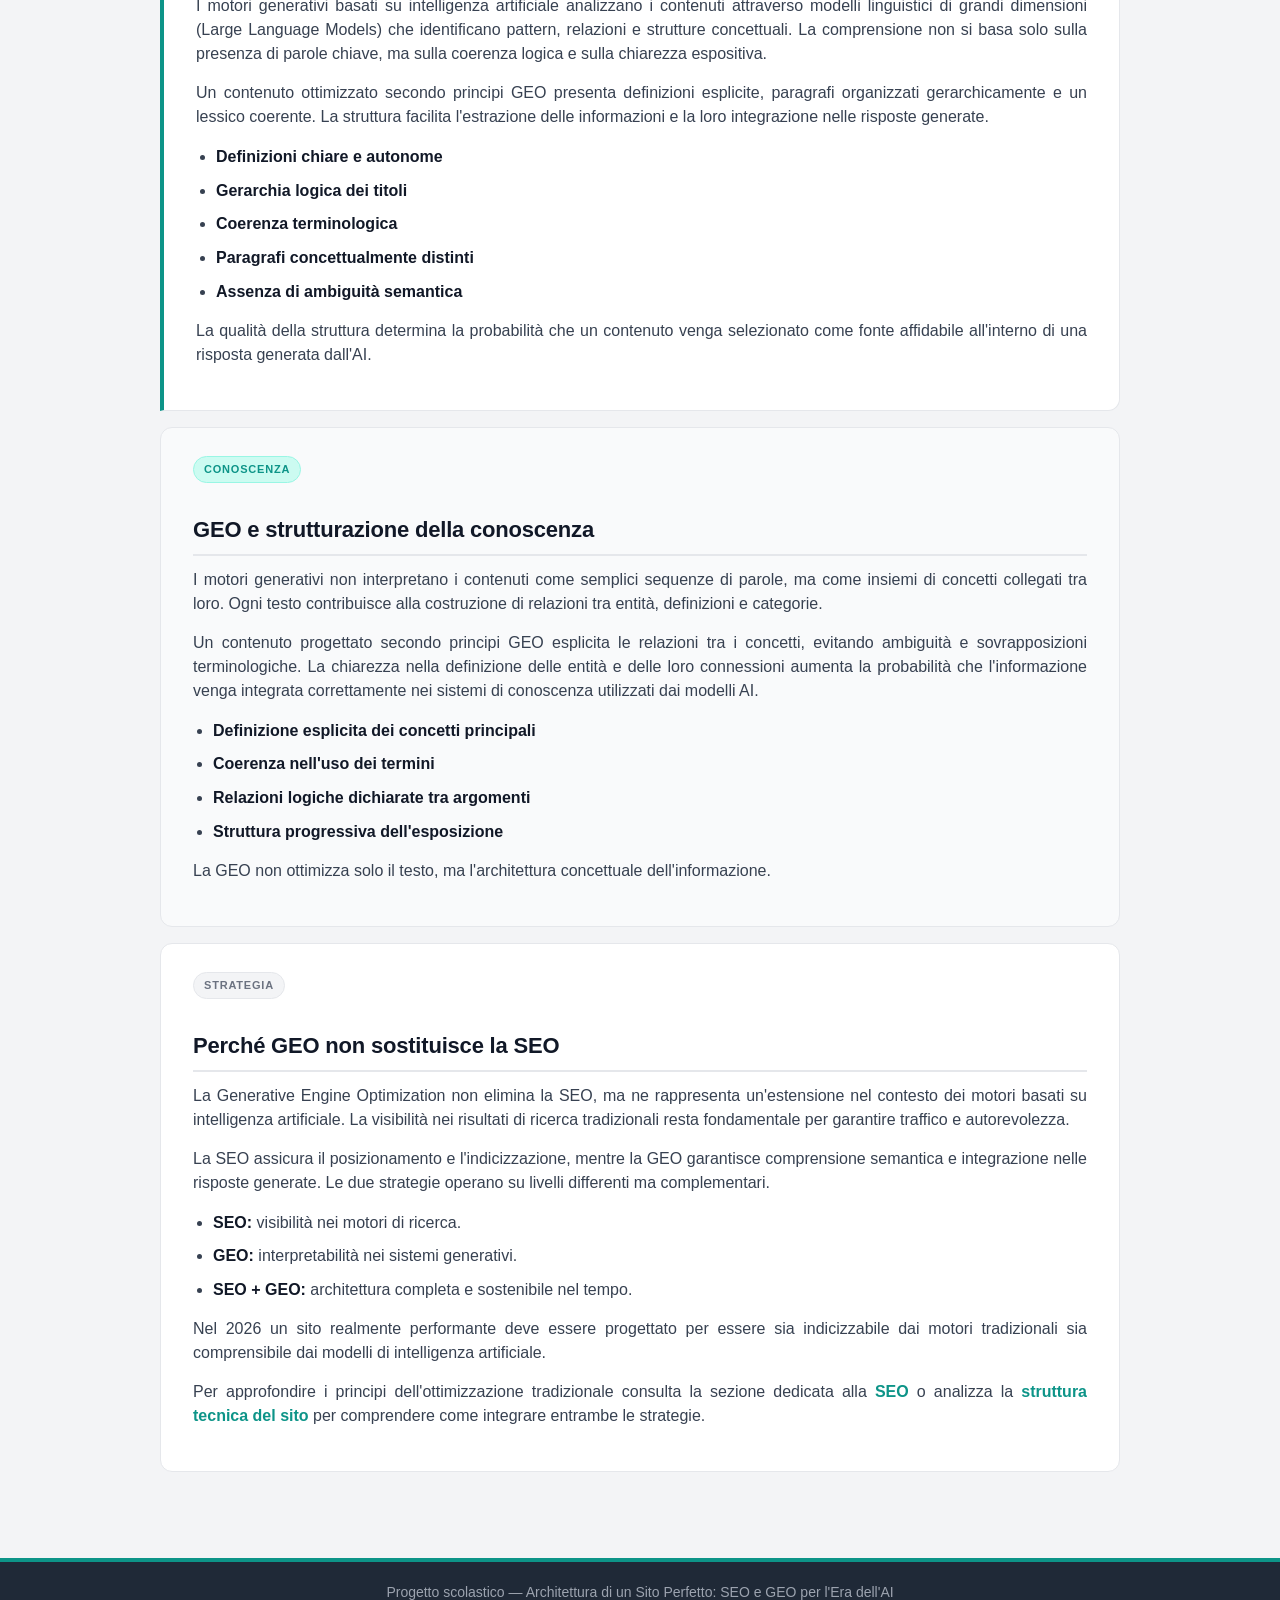
<file: sito-seo-geo-ai/geo.html>
<!DOCTYPE html>
<html lang="it">

<head>
    <meta charset="UTF-8">
    <meta name="viewport" content="width=device-width, initial-scale=1.0">
    <link rel="icon" type="image/svg+xml" href="favicon.svg">
    <title>Cos'è la GEO | Generative Engine Optimization</title>
    <meta name="description"
        content="Definizione di Generative Engine Optimization, differenza tra ranking e citabilità e progettazione di contenuti per motori generativi basati su intelligenza artificiale.">
    <link rel="canonical" href="https://seo-geo-ai.netlify.app/geo.html">
    <link rel="stylesheet" href="css/style.css">
</head>

<body class="geo">

    <!-- Intestazione pagina GEO -->
    <header>
        <h1>Cos'è la GEO e come funziona</h1>
        <p>Analisi della Generative Engine Optimization e della progettazione di contenuti per motori basati su
            intelligenza artificiale.</p>
    </header>

    <!-- Menu di navigazione principale -->
    <nav>
        <ul>
            <li><a href="index.html">Home</a></li>
            <li><a href="seo.html">Cos'è la SEO</a></li>
            <li><a href="geo.html" class="active">Cos'è la GEO</a></li>
            <li><a href="caso-studio.html">Caso studio reale</a></li>
            <li><a href="struttura-tecnica.html">Struttura tecnica del sito</a></li>
            <li><a href="contatti.html">Contatti e Monitoraggio</a></li>
        </ul>
    </nav>

    <div class="container">
        <section class="section-tecnica">

            <!-- Immagine contenuto — intelligenza artificiale -->
            <img src="immagini/ai-generative.jpg" alt="GEO Generative Engine Optimization intelligenza artificiale"
                class="img-contenuto" width="1000">

            <!-- Card 1 — definizione GEO, accento verde -->
            <div class="card-geo">
                <div class="badge-wrap"><span class="badge-geo">Definizione</span></div>
                <h2>Definizione di GEO</h2>
                <p><strong><span class="highlight-geo">GEO (Generative Engine Optimization)</span></strong> è
                    l'insieme delle strategie volte a rendere un contenuto comprensibile, strutturato e citabile dai
                    motori generativi basati su intelligenza artificiale.</p>
                <p>A differenza della SEO tradizionale, che mira al posizionamento nei risultati di ricerca, la GEO
                    si concentra sulla qualità semantica e sulla capacità del contenuto di essere integrato nelle
                    risposte generate dai modelli AI.</p>
                <p>L'obiettivo non è ottenere una posizione in una lista di risultati, ma diventare una fonte
                    utilizzabile, sintetizzabile e affidabile all'interno di una risposta generata automaticamente.</p>
            </div>

            <!-- Card 2 — ranking vs citabilità, sfondo alternato -->
            <div class="card-alt">
                <div class="badge-wrap"><span class="badge-geo">Visibilità</span></div>
                <h2>Ranking vs Citabilità</h2>
                <p>La differenza principale tra SEO e GEO riguarda il modello di visibilità. La SEO si basa su un
                    sistema di ranking: le pagine vengono ordinate in una lista di risultati in base a criteri
                    algoritmici di pertinenza e autorevolezza.</p>
                <p>La GEO opera invece in un contesto differente: i motori generativi non mostrano una lista di
                    pagine, ma producono una risposta sintetica. In questo scenario non conta la posizione, ma la
                    capacità del contenuto di essere selezionato, interpretato e integrato nella risposta.</p>
                <ul>
                    <li><strong>SEO:</strong> competizione per la posizione nei risultati di ricerca.</li>
                    <li><strong>GEO:</strong> ottimizzazione per essere estratti e citati nei contenuti generati.</li>
                    <li><strong>SEO:</strong> centralità della keyword e del ranking.</li>
                    <li><strong>GEO:</strong> centralità della chiarezza concettuale e della struttura semantica.</li>
                </ul>
                <p>Nei motori generativi non vince chi è primo, ma chi è più chiaro e strutturato.</p>
            </div>

            <!-- Card 3 — struttura semantica, accento verde -->
            <div class="card-geo">
                <div class="badge-wrap"><span class="badge-geo">Semantica</span></div>
                <h2>Struttura semantica e comprensione AI</h2>
                <p>I motori generativi basati su intelligenza artificiale analizzano i contenuti attraverso modelli
                    linguistici di grandi dimensioni (Large Language Models) che identificano pattern, relazioni e
                    strutture concettuali. La comprensione non si basa solo sulla presenza di parole chiave, ma sulla
                    coerenza logica e sulla chiarezza espositiva.</p>
                <p>Un contenuto ottimizzato secondo principi GEO presenta definizioni esplicite, paragrafi organizzati
                    gerarchicamente e un lessico coerente. La struttura facilita l'estrazione delle informazioni e la
                    loro integrazione nelle risposte generate.</p>
                <ul>
                    <li><strong>Definizioni chiare e autonome</strong></li>
                    <li><strong>Gerarchia logica dei titoli</strong></li>
                    <li><strong>Coerenza terminologica</strong></li>
                    <li><strong>Paragrafi concettualmente distinti</strong></li>
                    <li><strong>Assenza di ambiguità semantica</strong></li>
                </ul>
                <p>La qualità della struttura determina la probabilità che un contenuto venga selezionato come fonte
                    affidabile all'interno di una risposta generata dall'AI.</p>
            </div>

            <!-- Card 4 — strutturazione della conoscenza, sfondo alternato -->
            <div class="card-alt">
                <div class="badge-wrap"><span class="badge-geo">Conoscenza</span></div>
                <h2>GEO e strutturazione della conoscenza</h2>
                <p>I motori generativi non interpretano i contenuti come semplici sequenze di parole, ma come insiemi
                    di concetti collegati tra loro. Ogni testo contribuisce alla costruzione di relazioni tra entità,
                    definizioni e categorie.</p>
                <p>Un contenuto progettato secondo principi GEO esplicita le relazioni tra i concetti, evitando
                    ambiguità e sovrapposizioni terminologiche. La chiarezza nella definizione delle entità e delle
                    loro connessioni aumenta la probabilità che l'informazione venga integrata correttamente nei
                    sistemi di conoscenza utilizzati dai modelli AI.</p>
                <ul>
                    <li><strong>Definizione esplicita dei concetti principali</strong></li>
                    <li><strong>Coerenza nell'uso dei termini</strong></li>
                    <li><strong>Relazioni logiche dichiarate tra argomenti</strong></li>
                    <li><strong>Struttura progressiva dell'esposizione</strong></li>
                </ul>
                <p>La GEO non ottimizza solo il testo, ma l'architettura concettuale dell'informazione.</p>
            </div>

            <!-- Card 5 — GEO e SEO complementari, sfondo neutro -->
            <div class="card">
                <div class="badge-wrap"><span class="badge-neutral">Strategia</span></div>
                <h2>Perché GEO non sostituisce la SEO</h2>
                <p>La Generative Engine Optimization non elimina la SEO, ma ne rappresenta un'estensione nel contesto
                    dei motori basati su intelligenza artificiale. La visibilità nei risultati di ricerca tradizionali
                    resta fondamentale per garantire traffico e autorevolezza.</p>
                <p>La SEO assicura il posizionamento e l'indicizzazione, mentre la GEO garantisce comprensione
                    semantica e integrazione nelle risposte generate. Le due strategie operano su livelli differenti
                    ma complementari.</p>
                <ul>
                    <li><strong>SEO:</strong> visibilità nei motori di ricerca.</li>
                    <li><strong>GEO:</strong> interpretabilità nei sistemi generativi.</li>
                    <li><strong>SEO + GEO:</strong> architettura completa e sostenibile nel tempo.</li>
                </ul>
                <p>Nel 2026 un sito realmente performante deve essere progettato per essere sia indicizzabile dai
                    motori tradizionali sia comprensibile dai modelli di intelligenza artificiale.</p>
                <p>Per approfondire i principi dell'ottimizzazione tradizionale consulta la sezione dedicata alla
                    <a href="seo.html">SEO</a> o analizza la
                    <a href="struttura-tecnica.html">struttura tecnica del sito</a> per comprendere come integrare
                    entrambe le strategie.
                </p>
            </div>

        </section>
    </div>

    <!-- Footer con nome progetto -->
    <footer>
        <p>Progetto scolastico — Architettura di un Sito Perfetto: SEO e GEO per l'Era dell'AI</p>
    </footer>

</body>

</html>
</file>
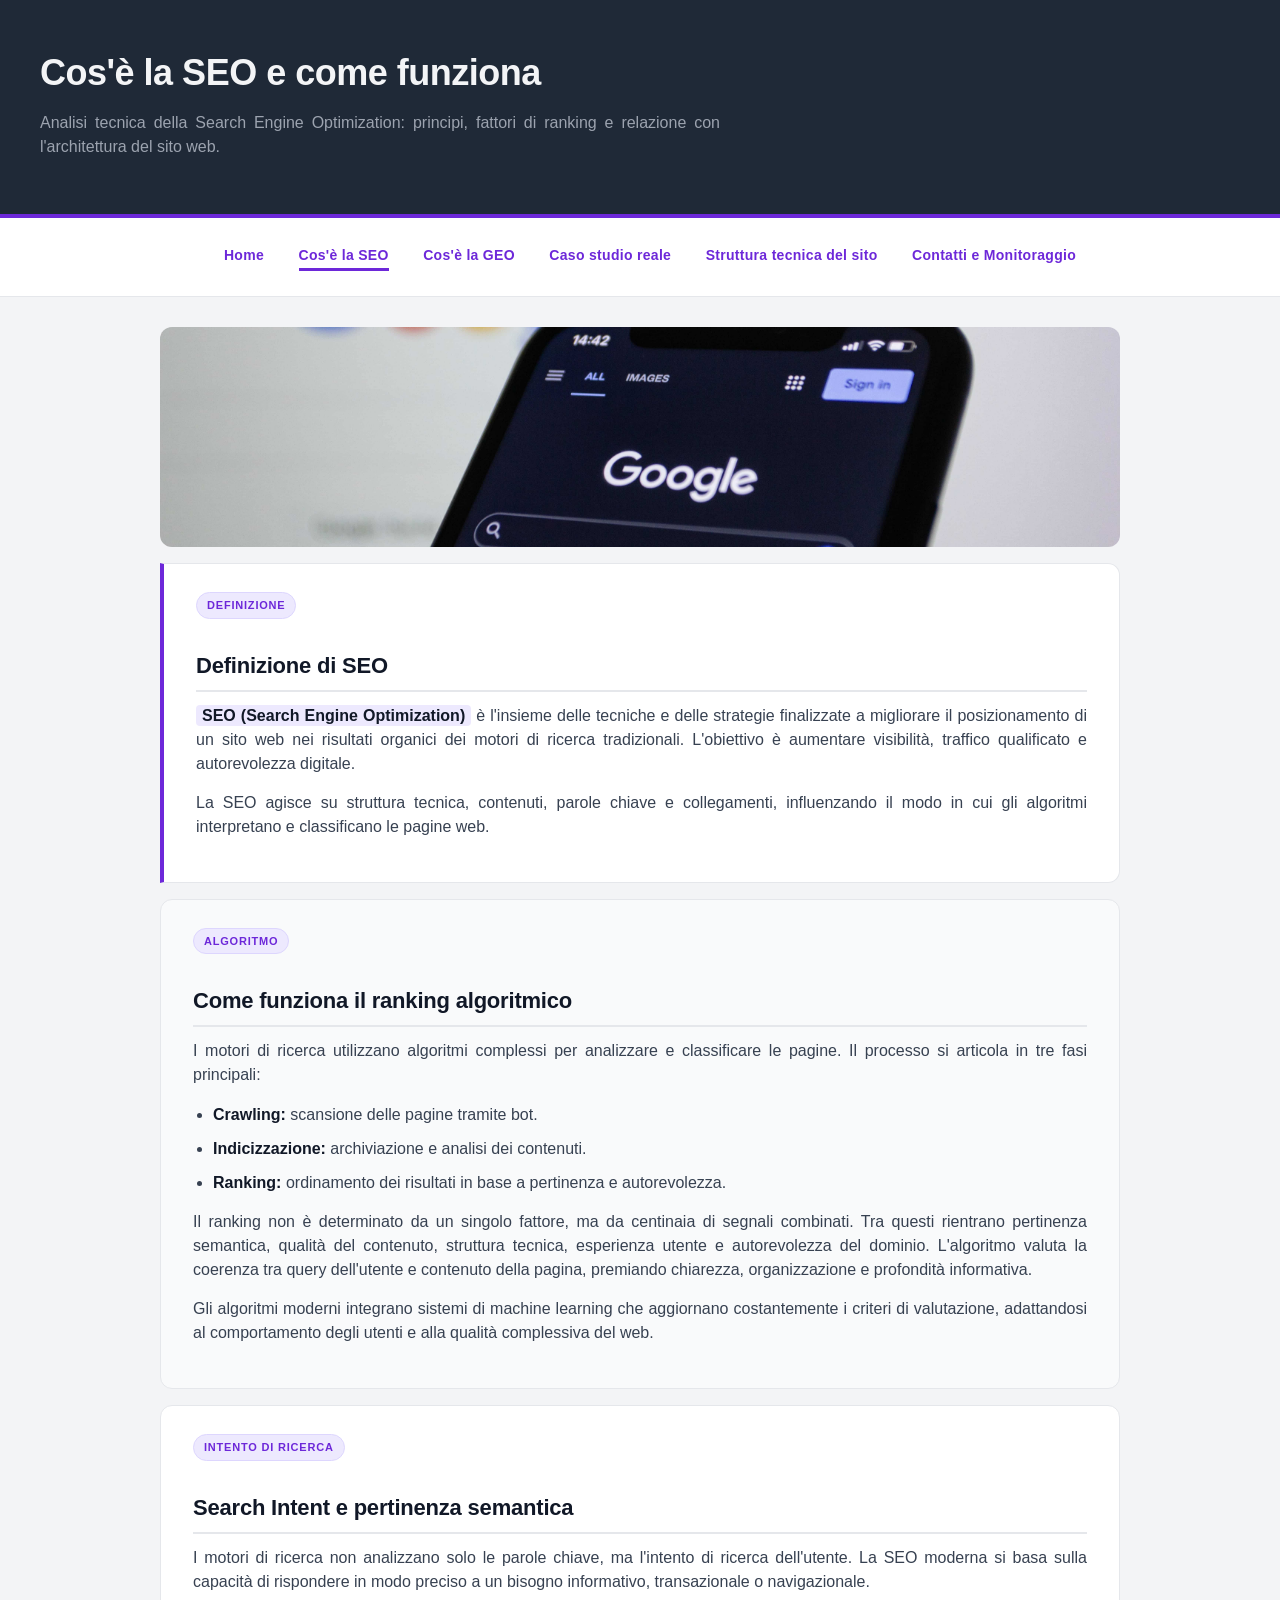
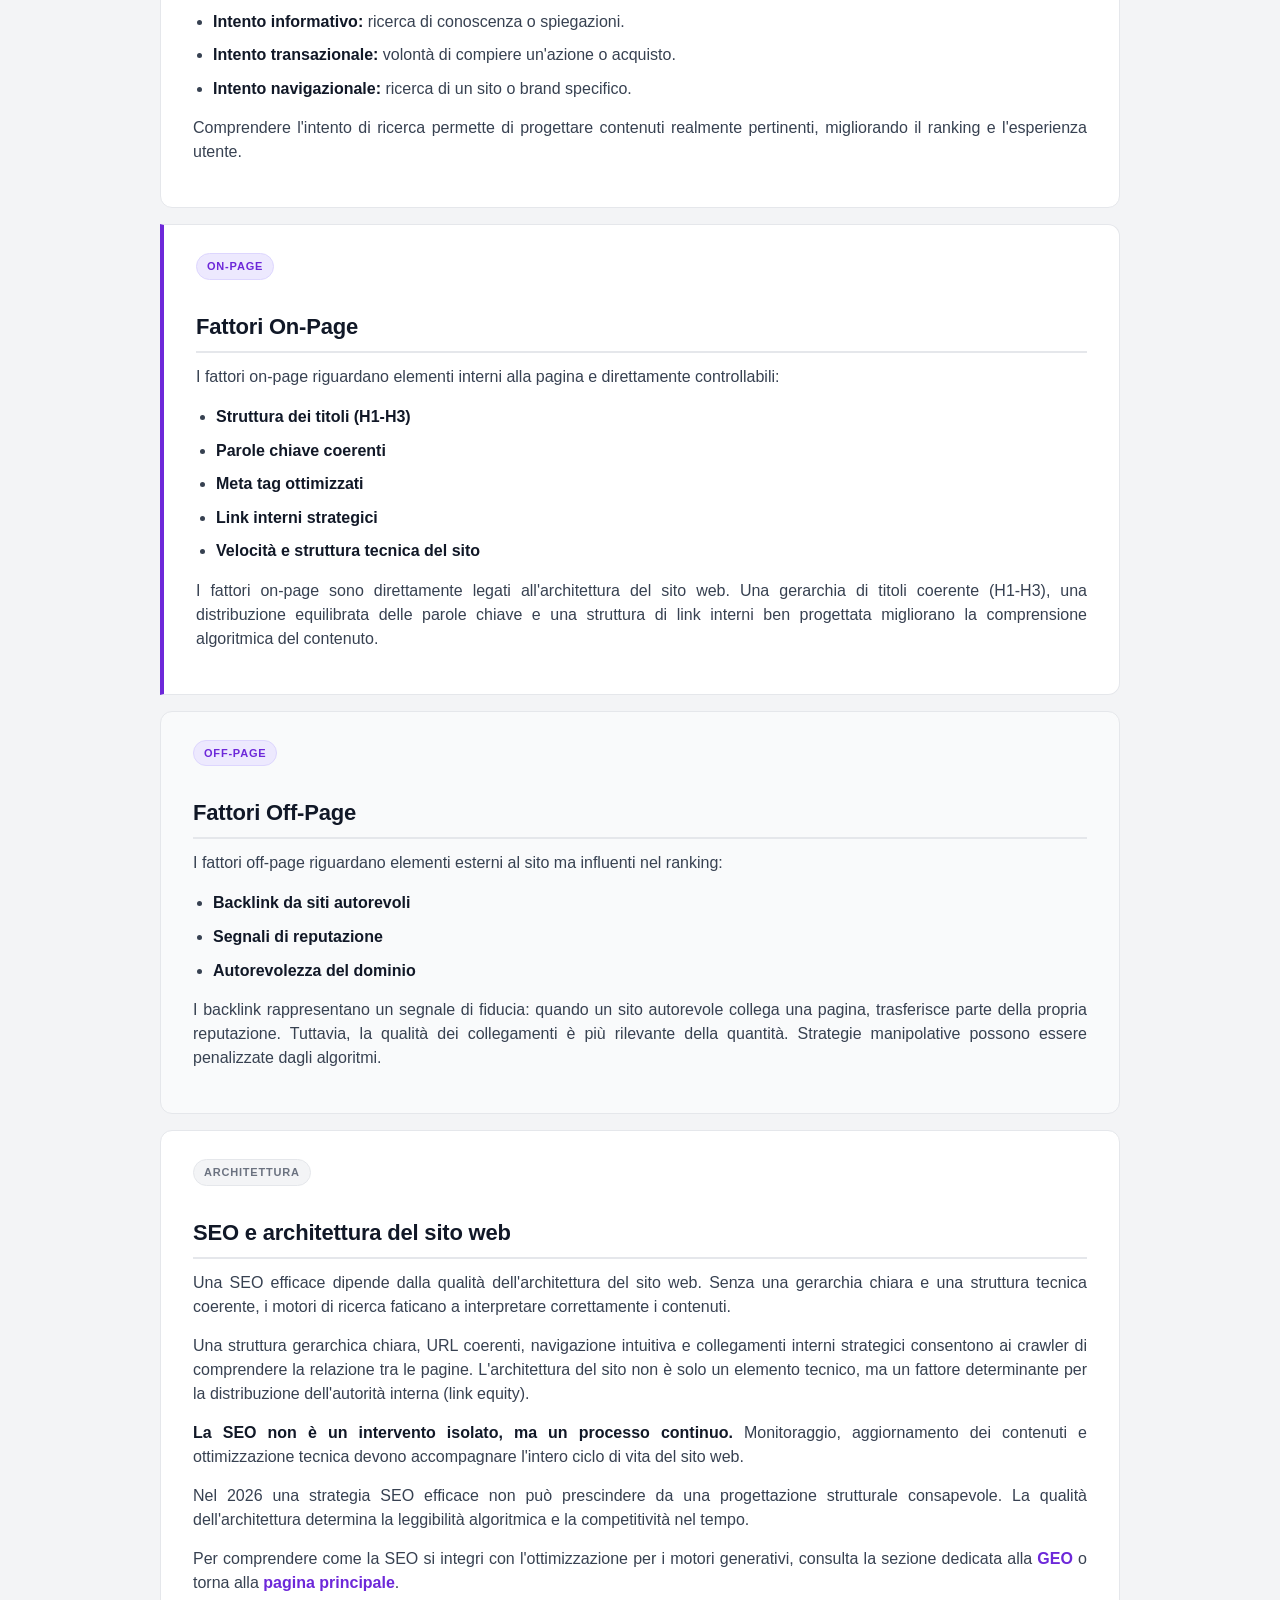
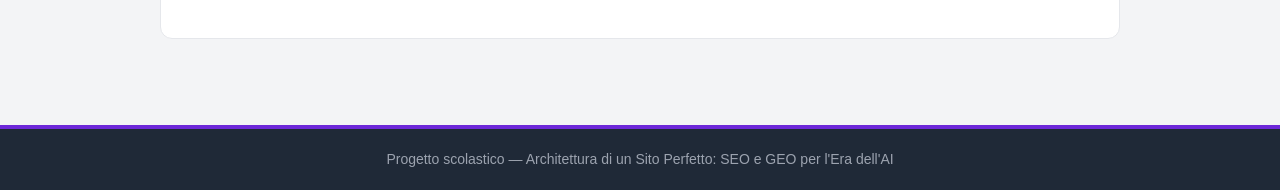
<file: sito-seo-geo-ai/seo.html>
<!DOCTYPE html>
<html lang="it">

<head>
    <meta charset="UTF-8">
    <meta name="viewport" content="width=device-width, initial-scale=1.0">
    <link rel="icon" type="image/svg+xml" href="favicon.svg">
    <title>Cos'è la SEO | Ottimizzazione per Motori di Ricerca</title>
    <meta name="description"
        content="Definizione di SEO, funzionamento del ranking algoritmico e principali fattori on-page e off-page per ottimizzare un sito web nei motori di ricerca tradizionali.">
    <link rel="canonical" href="https://seo-geo-ai.netlify.app/seo.html">
    <link rel="stylesheet" href="css/style.css">
</head>

<body class="seo">

    <!-- Intestazione pagina SEO -->
    <header>
        <h1>Cos'è la SEO e come funziona</h1>
        <p>Analisi tecnica della Search Engine Optimization: principi, fattori di ranking e relazione con
            l'architettura del sito web.</p>
    </header>

    <!-- Menu di navigazione principale -->
    <nav>
        <ul>
            <li><a href="index.html">Home</a></li>
            <li><a href="seo.html" class="active">Cos'è la SEO</a></li>
            <li><a href="geo.html">Cos'è la GEO</a></li>
            <li><a href="caso-studio.html">Caso studio reale</a></li>
            <li><a href="struttura-tecnica.html">Struttura tecnica del sito</a></li>
            <li><a href="contatti.html">Contatti e Monitoraggio</a></li>
        </ul>
    </nav>

    <div class="container">
        <section class="section-tecnica">

            <!-- Immagine contenuto — SEO e motori di ricerca -->
            <img src="immagini/seo-ranking.jpg" alt="SEO Search Engine Optimization ranking motori di ricerca"
                class="img-contenuto" width="1000">

            <!-- Card 1 — definizione SEO, accento viola -->
            <div class="card-seo">
                <div class="badge-wrap"><span class="badge-seo">Definizione</span></div>
                <h2>Definizione di SEO</h2>
                <p><strong><span class="highlight">SEO (Search Engine Optimization)</span></strong> è l'insieme delle
                    tecniche e delle strategie finalizzate a migliorare il posizionamento di un sito web nei risultati
                    organici dei motori di ricerca tradizionali. L'obiettivo è aumentare visibilità, traffico
                    qualificato e autorevolezza digitale.</p>
                <p>La SEO agisce su struttura tecnica, contenuti, parole chiave e collegamenti, influenzando il modo
                    in cui gli algoritmi interpretano e classificano le pagine web.</p>
            </div>

            <!-- Card 2 — ranking algoritmico, sfondo alternato -->
            <div class="card-alt">
                <div class="badge-wrap"><span class="badge-seo">Algoritmo</span></div>
                <h2>Come funziona il ranking algoritmico</h2>
                <p>I motori di ricerca utilizzano algoritmi complessi per analizzare e classificare le pagine. Il
                    processo si articola in tre fasi principali:</p>
                <ul>
                    <li><strong>Crawling:</strong> scansione delle pagine tramite bot.</li>
                    <li><strong>Indicizzazione:</strong> archiviazione e analisi dei contenuti.</li>
                    <li><strong>Ranking:</strong> ordinamento dei risultati in base a pertinenza e autorevolezza.</li>
                </ul>
                <p>Il ranking non è determinato da un singolo fattore, ma da centinaia di segnali combinati. Tra
                    questi rientrano pertinenza semantica, qualità del contenuto, struttura tecnica, esperienza utente
                    e autorevolezza del dominio. L'algoritmo valuta la coerenza tra query dell'utente e contenuto
                    della pagina, premiando chiarezza, organizzazione e profondità informativa.</p>
                <p>Gli algoritmi moderni integrano sistemi di machine learning che aggiornano costantemente i criteri
                    di valutazione, adattandosi al comportamento degli utenti e alla qualità complessiva del web.</p>
            </div>

            <!-- Card 3 — search intent, sfondo neutro -->
            <div class="card">
                <div class="badge-wrap"><span class="badge-seo">Intento di ricerca</span></div>
                <h2>Search Intent e pertinenza semantica</h2>
                <p>I motori di ricerca non analizzano solo le parole chiave, ma l'intento di ricerca dell'utente. La
                    SEO moderna si basa sulla capacità di rispondere in modo preciso a un bisogno informativo,
                    transazionale o navigazionale.</p>
                <ul>
                    <li><strong>Intento informativo:</strong> ricerca di conoscenza o spiegazioni.</li>
                    <li><strong>Intento transazionale:</strong> volontà di compiere un'azione o acquisto.</li>
                    <li><strong>Intento navigazionale:</strong> ricerca di un sito o brand specifico.</li>
                </ul>
                <p>Comprendere l'intento di ricerca permette di progettare contenuti realmente pertinenti, migliorando
                    il ranking e l'esperienza utente.</p>
            </div>

            <!-- Card 4 — fattori on-page, accento viola -->
            <div class="card-seo">
                <div class="badge-wrap"><span class="badge-seo">On-Page</span></div>
                <h2>Fattori On-Page</h2>
                <p>I fattori on-page riguardano elementi interni alla pagina e direttamente controllabili:</p>
                <ul>
                    <li><strong>Struttura dei titoli (H1-H3)</strong></li>
                    <li><strong>Parole chiave coerenti</strong></li>
                    <li><strong>Meta tag ottimizzati</strong></li>
                    <li><strong>Link interni strategici</strong></li>
                    <li><strong>Velocità e struttura tecnica del sito</strong></li>
                </ul>
                <p>I fattori on-page sono direttamente legati all'architettura del sito web. Una gerarchia di titoli
                    coerente (H1-H3), una distribuzione equilibrata delle parole chiave e una struttura di link
                    interni ben progettata migliorano la comprensione algoritmica del contenuto.</p>
            </div>

            <!-- Card 5 — fattori off-page, sfondo alternato -->
            <div class="card-alt">
                <div class="badge-wrap"><span class="badge-seo">Off-Page</span></div>
                <h2>Fattori Off-Page</h2>
                <p>I fattori off-page riguardano elementi esterni al sito ma influenti nel ranking:</p>
                <ul>
                    <li><strong>Backlink da siti autorevoli</strong></li>
                    <li><strong>Segnali di reputazione</strong></li>
                    <li><strong>Autorevolezza del dominio</strong></li>
                </ul>
                <p>I backlink rappresentano un segnale di fiducia: quando un sito autorevole collega una pagina,
                    trasferisce parte della propria reputazione. Tuttavia, la qualità dei collegamenti è più rilevante
                    della quantità. Strategie manipolative possono essere penalizzate dagli algoritmi.</p>
            </div>

            <!-- Card 6 — SEO e architettura, sfondo neutro -->
            <div class="card">
                <div class="badge-wrap"><span class="badge-neutral">Architettura</span></div>
                <h2>SEO e architettura del sito web</h2>
                <p>Una SEO efficace dipende dalla qualità dell'architettura del sito web. Senza una gerarchia chiara
                    e una struttura tecnica coerente, i motori di ricerca faticano a interpretare correttamente i
                    contenuti.</p>
                <p>Una struttura gerarchica chiara, URL coerenti, navigazione intuitiva e collegamenti interni
                    strategici consentono ai crawler di comprendere la relazione tra le pagine. L'architettura del
                    sito non è solo un elemento tecnico, ma un fattore determinante per la distribuzione dell'autorità
                    interna (link equity).</p>
                <p><strong>La SEO non è un intervento isolato, ma un processo continuo.</strong> Monitoraggio,
                    aggiornamento dei contenuti e ottimizzazione tecnica devono accompagnare l'intero ciclo di vita
                    del sito web.</p>
                <p>Nel 2026 una strategia SEO efficace non può prescindere da una progettazione strutturale
                    consapevole. La qualità dell'architettura determina la leggibilità algoritmica e la competitività
                    nel tempo.</p>
                <p>Per comprendere come la SEO si integri con l'ottimizzazione per i motori generativi, consulta la
                    sezione dedicata alla <a href="geo.html">GEO</a> o torna alla
                    <a href="index.html">pagina principale</a>.
                </p>
            </div>

        </section>
    </div>

    <!-- Footer con nome progetto -->
    <footer>
        <p>Progetto scolastico — Architettura di un Sito Perfetto: SEO e GEO per l'Era dell'AI</p>
    </footer>

</body>

</html>
</file>
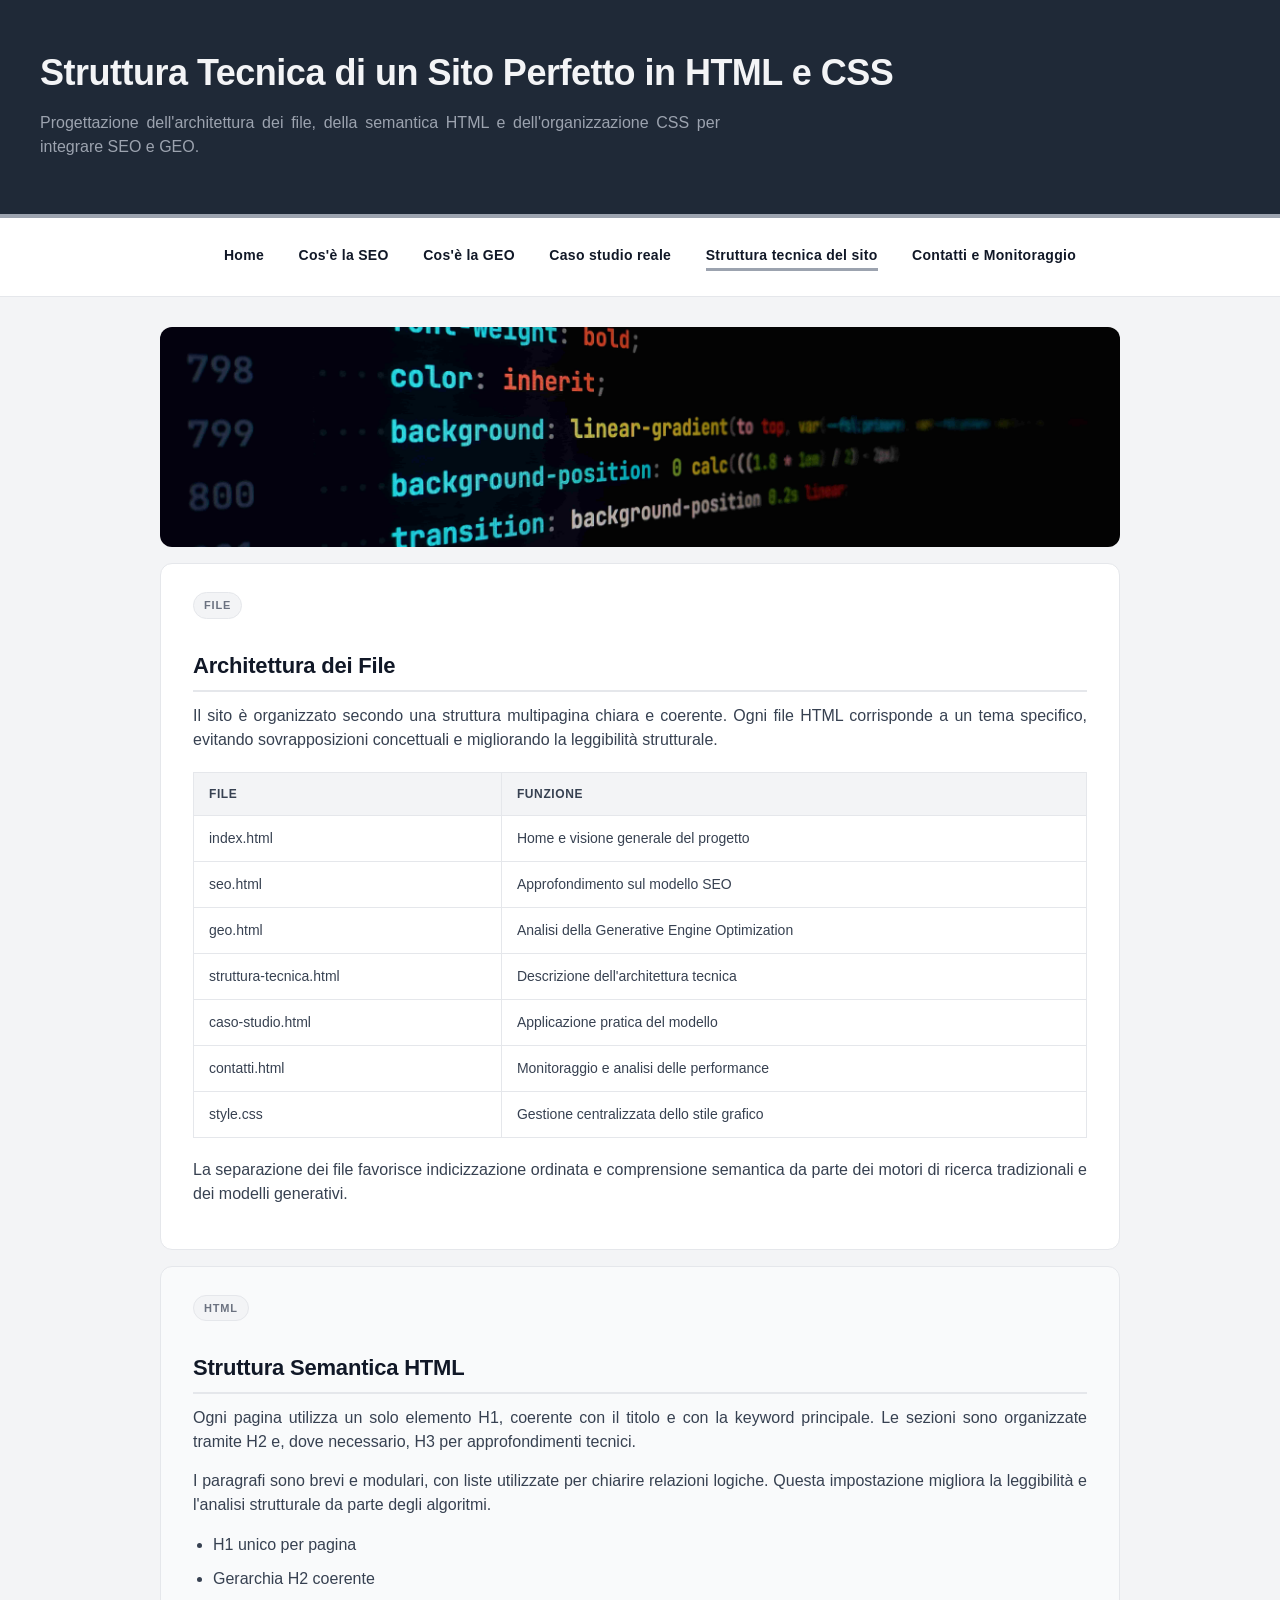
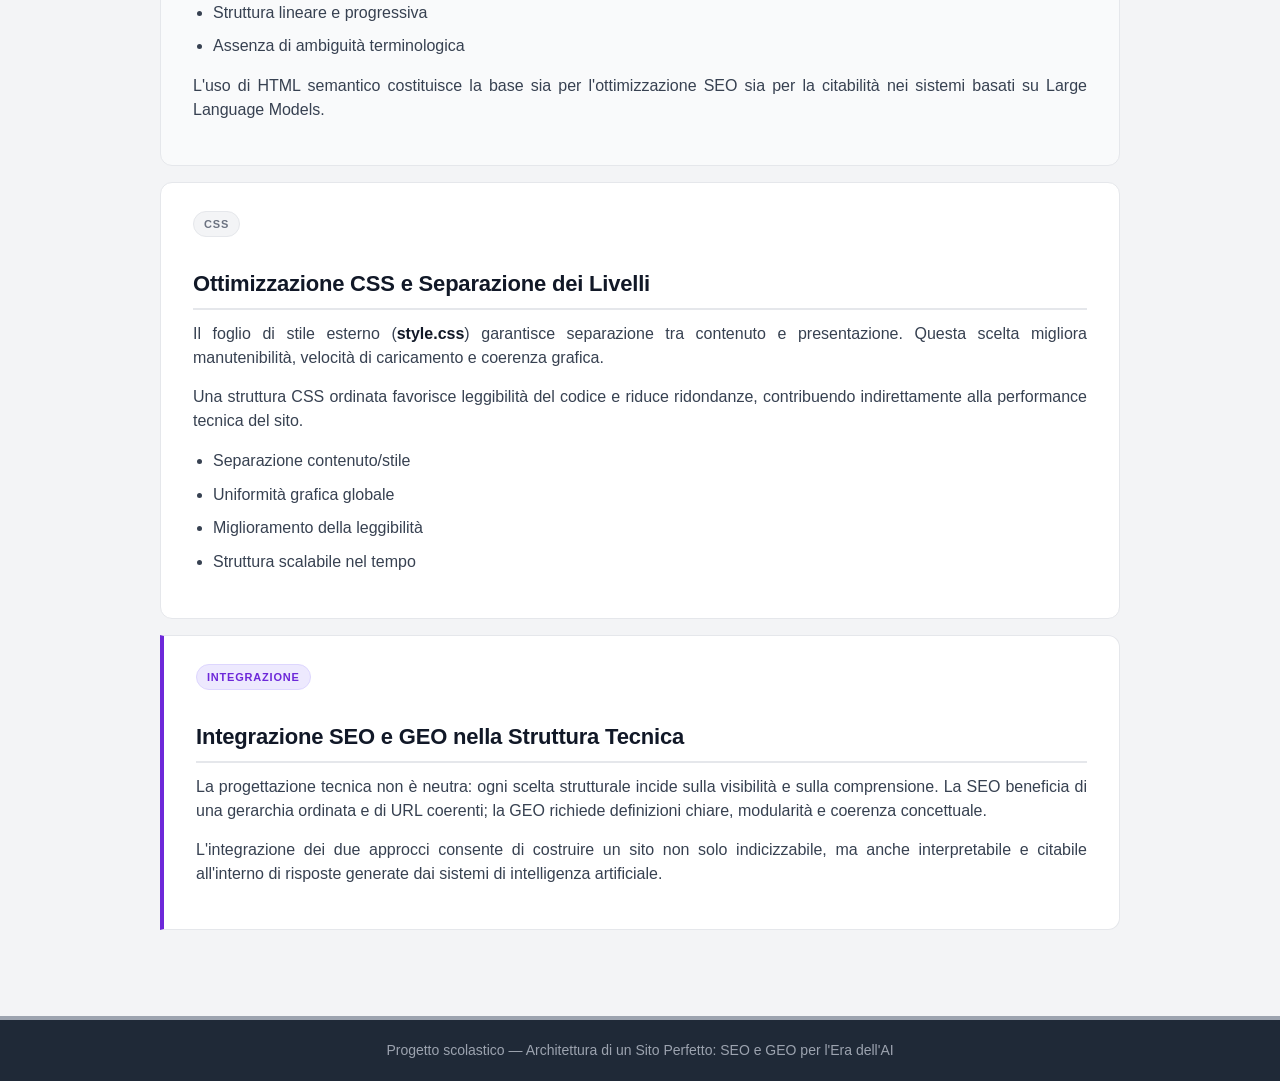
<file: sito-seo-geo-ai/struttura-tecnica.html>
<!DOCTYPE html>
<html lang="it">

<head>
    <meta charset="UTF-8">
    <meta name="viewport" content="width=device-width, initial-scale=1.0">
    <link rel="icon" type="image/svg+xml" href="favicon.svg">
    <title>Struttura Tecnica Sito HTML CSS | Integrazione SEO e GEO</title>
    <meta name="description"
        content="Analisi della struttura tecnica di un sito perfetto in HTML e CSS, con integrazione di principi SEO e Generative Engine Optimization.">
    <link rel="canonical" href="https://seo-geo-ai.netlify.app/struttura-tecnica.html">
    <link rel="stylesheet" href="css/style.css">
</head>

<body class="home">

    <!-- Intestazione pagina struttura tecnica -->
    <header>
        <h1>Struttura Tecnica di un Sito Perfetto in HTML e CSS</h1>
        <p>Progettazione dell'architettura dei file, della semantica HTML e dell'organizzazione CSS per integrare
            SEO e GEO.</p>
    </header>

    <!-- Menu di navigazione principale -->
    <nav>
        <ul>
            <li><a href="index.html">Home</a></li>
            <li><a href="seo.html">Cos'è la SEO</a></li>
            <li><a href="geo.html">Cos'è la GEO</a></li>
            <li><a href="caso-studio.html">Caso studio reale</a></li>
            <li><a href="struttura-tecnica.html" class="active">Struttura tecnica del sito</a></li>
            <li><a href="contatti.html">Contatti e Monitoraggio</a></li>
        </ul>
    </nav>

    <div class="container">
        <section class="section-tecnica">

            <!-- Immagine contenuto — HTML e CSS -->
            <img src="immagini/struttura-tecnica.jpg" alt="Struttura tecnica HTML CSS architettura sito web"
                class="img-contenuto" width="1000">

            <!-- Card 1 — architettura file, sfondo neutro -->
            <div class="card">
                <div class="badge-wrap"><span class="badge-neutral">File</span></div>
                <h2>Architettura dei File</h2>
                <p>Il sito è organizzato secondo una struttura multipagina chiara e coerente. Ogni file HTML
                    corrisponde a un tema specifico, evitando sovrapposizioni concettuali e migliorando la
                    leggibilità strutturale.</p>
                <table>
                    <tr>
                        <th>File</th>
                        <th>Funzione</th>
                    </tr>
                    <tr>
                        <td>index.html</td>
                        <td>Home e visione generale del progetto</td>
                    </tr>
                    <tr>
                        <td>seo.html</td>
                        <td>Approfondimento sul modello SEO</td>
                    </tr>
                    <tr>
                        <td>geo.html</td>
                        <td>Analisi della Generative Engine Optimization</td>
                    </tr>
                    <tr>
                        <td>struttura-tecnica.html</td>
                        <td>Descrizione dell'architettura tecnica</td>
                    </tr>
                    <tr>
                        <td>caso-studio.html</td>
                        <td>Applicazione pratica del modello</td>
                    </tr>
                    <tr>
                        <td>contatti.html</td>
                        <td>Monitoraggio e analisi delle performance</td>
                    </tr>
                    <tr>
                        <td>style.css</td>
                        <td>Gestione centralizzata dello stile grafico</td>
                    </tr>
                </table>
                <p>La separazione dei file favorisce indicizzazione ordinata e comprensione semantica da parte dei
                    motori di ricerca tradizionali e dei modelli generativi.</p>
            </div>

            <!-- Card 2 — struttura semantica HTML, sfondo alternato -->
            <div class="card-alt">
                <div class="badge-wrap"><span class="badge-neutral">HTML</span></div>
                <h2>Struttura Semantica HTML</h2>
                <p>Ogni pagina utilizza un solo elemento H1, coerente con il titolo e con la keyword principale. Le
                    sezioni sono organizzate tramite H2 e, dove necessario, H3 per approfondimenti tecnici.</p>
                <p>I paragrafi sono brevi e modulari, con liste utilizzate per chiarire relazioni logiche. Questa
                    impostazione migliora la leggibilità e l'analisi strutturale da parte degli algoritmi.</p>
                <ul>
                    <li>H1 unico per pagina</li>
                    <li>Gerarchia H2 coerente</li>
                    <li>Struttura lineare e progressiva</li>
                    <li>Assenza di ambiguità terminologica</li>
                </ul>
                <p>L'uso di HTML semantico costituisce la base sia per l'ottimizzazione SEO sia per la citabilità
                    nei sistemi basati su Large Language Models.</p>
            </div>

            <!-- Card 3 — ottimizzazione CSS, sfondo neutro -->
            <div class="card">
                <div class="badge-wrap"><span class="badge-neutral">CSS</span></div>
                <h2>Ottimizzazione CSS e Separazione dei Livelli</h2>
                <p>Il foglio di stile esterno (<strong>style.css</strong>) garantisce separazione tra contenuto e
                    presentazione. Questa scelta migliora manutenibilità, velocità di caricamento e coerenza
                    grafica.</p>
                <p>Una struttura CSS ordinata favorisce leggibilità del codice e riduce ridondanze, contribuendo
                    indirettamente alla performance tecnica del sito.</p>
                <ul>
                    <li>Separazione contenuto/stile</li>
                    <li>Uniformità grafica globale</li>
                    <li>Miglioramento della leggibilità</li>
                    <li>Struttura scalabile nel tempo</li>
                </ul>
            </div>

            <!-- Card 4 — integrazione SEO e GEO, accento viola -->
            <div class="card-seo">
                <div class="badge-wrap"><span class="badge-seo">Integrazione</span></div>
                <h2>Integrazione SEO e GEO nella Struttura Tecnica</h2>
                <p>La progettazione tecnica non è neutra: ogni scelta strutturale incide sulla visibilità e sulla
                    comprensione. La SEO beneficia di una gerarchia ordinata e di URL coerenti; la GEO richiede
                    definizioni chiare, modularità e coerenza concettuale.</p>
                <p>L'integrazione dei due approcci consente di costruire un sito non solo indicizzabile, ma anche
                    interpretabile e citabile all'interno di risposte generate dai sistemi di intelligenza
                    artificiale.</p>
            </div>

        </section>
    </div>

    <!-- Footer con nome progetto -->
    <footer>
        <p>Progetto scolastico — Architettura di un Sito Perfetto: SEO e GEO per l'Era dell'AI</p>
    </footer>

</body>

</html>
</file>
<file: sito-seo-geo-ai/css/style.css>
/* =========================================
   ARCHITETTURA DI UN SITO PERFETTO
   SEO e GEO per l'Era dell'AI
   Stile: Structural AI Blueprint
   Palette: chiaro/scuro + viola SEO + verde GEO
   Font: Arial / Helvetica
   ========================================= */


/* =========================
   1. RESET BASE
   ========================= */

* {
    margin: 0;
    padding: 0;
    box-sizing: border-box;
}


/* =========================
   2. BODY
   ========================= */

body {
    font-family: Arial, Helvetica, sans-serif;
    background-color: #F3F4F6;
    color: #111827;
    font-size: 16px;
    line-height: 1.5;
}


/* =========================
   3. TIPOGRAFIA — TITOLI
   ========================= */

h1,
h2,
h3 {
    font-weight: bold;
    margin-bottom: 12px;
}

h1 {
    font-size: 36px;
    line-height: 1.3;
    letter-spacing: -0.5px;
}

h2 {
    font-size: 22px;
    border-bottom: 2px solid #E5E7EB;
    padding-bottom: 8px;
    margin-top: 30px;
    color: #111827;
    letter-spacing: -0.2px;
}

h3 {
    font-size: 17px;
    margin-top: 20px;
    color: #374151;
}

/* Il primo H2 di ogni card non ha margine sopra */
.card>h2:first-child,
.card-seo>h2:first-child,
.card-geo>h2:first-child,
.card-alt>h2:first-child,
.card-hero-seo>h2:first-child,
.card-hero-geo>h2:first-child {
    margin-top: 0;
}

/* H2 nelle card hero colorate: testo bianco */
.card-hero-seo h2,
.card-hero-geo h2 {
    color: #FFFFFF;
    border-bottom: 2px solid rgba(255, 255, 255, 0.25);
}

.card-hero-seo h3,
.card-hero-geo h3 {
    color: rgba(255, 255, 255, 0.85);
}


/* =========================
   4. TIPOGRAFIA — PARAGRAFI E TESTO
   ========================= */

p {
    margin-bottom: 15px;
    text-align: justify;
    color: #374151;
}

p+p {
    margin-top: 5px;
}

strong {
    font-weight: bold;
    color: #111827;
}

/* Paragrafi nelle card hero: testo chiaro */
.card-hero-seo p,
.card-hero-geo p {
    color: rgba(255, 255, 255, 0.88);
}

.card-hero-seo strong,
.card-hero-geo strong {
    color: #FFFFFF;
}


/* =========================
   5. LINK
   ========================= */

a:link {
    color: #6D28D9;
    text-decoration: none;
}

a:visited {
    color: #5B21B6;
    text-decoration: none;
}

a:hover {
    text-decoration: underline;
}

body.seo a:link,
body.seo a:visited {
    color: #6D28D9;
}

body.geo a:link,
body.geo a:visited {
    color: #0D9488;
}

p a {
    font-weight: bold;
}

/* Link nelle card hero colorate */
.card-hero-seo a:link,
.card-hero-seo a:visited,
.card-hero-geo a:link,
.card-hero-geo a:visited {
    color: #FFFFFF;
    text-decoration: underline;
}


/* =========================
   6. HEADER
   ========================= */

header {
    background-color: #1F2937;
    color: #F3F4F6;
    padding: 50px 40px 40px 40px;
    margin-bottom: 0;
    border-bottom: 4px solid #9CA3AF;
    width: 100%;
}

header h1 {
    font-size: 36px;
    margin-bottom: 14px;
    line-height: 1.3;
    letter-spacing: -0.5px;
    color: #F3F4F6;
}

header p {
    font-size: 16px;
    color: #9CA3AF;
    max-width: 680px;
}

body.home header {
    border-bottom: 4px solid #9CA3AF;
}

body.seo header {
    border-bottom: 4px solid #6D28D9;
}

body.geo header {
    border-bottom: 4px solid #0D9488;
}


/* =========================
   7. NAVIGAZIONE
   ========================= */

nav {
    background-color: #FFFFFF;
    margin-bottom: 30px;
    width: 100%;
    border-bottom: 1px solid #E5E7EB;
    padding: 14px 0;
}

nav ul {
    list-style-type: none;
    text-align: center;
}

nav ul li {
    display: inline;
    margin: 0 15px;
}

nav ul li a:link,
nav ul li a:visited {
    color: #111827;
    text-decoration: none;
    font-weight: bold;
    padding-bottom: 5px;
    font-size: 14px;
    letter-spacing: 0.3px;
}

nav ul li a:hover {
    text-decoration: underline;
}

nav ul li a.active {
    border-bottom: 3px solid #9CA3AF;
}

body.home nav ul li a.active {
    border-bottom: 3px solid #9CA3AF;
}

body.seo nav ul li a.active {
    border-bottom: 3px solid #6D28D9;
}

body.geo nav ul li a.active {
    border-bottom: 3px solid #0D9488;
}


/* =========================
   8. CONTAINER
   ========================= */

.container {
    max-width: 1000px;
    margin: 0 auto;
    padding: 0 20px 40px 20px;
}


/* =========================
   9. SEZIONI
   ========================= */

section {
    margin-bottom: 0;
    background-color: transparent;
    border: none;
    border-radius: 0;
    padding: 0;
}

.section-tecnica {
    background-color: transparent;
}


/* =========================
   10. LISTE
   ========================= */

ul {
    margin-left: 20px;
    margin-top: 10px;
    margin-bottom: 15px;
}

li {
    margin-bottom: 8px;
    line-height: 1.6;
    color: #374151;
}

ul+p {
    margin-top: 15px;
}

/* Liste nelle card hero: testo chiaro */
.card-hero-seo li,
.card-hero-geo li {
    color: rgba(255, 255, 255, 0.88);
}


/* =========================
   11. TABELLE
   ========================= */

table {
    width: 100%;
    border-collapse: collapse;
    margin: 20px 0;
    font-size: 14px;
}

th,
td {
    border: 1px solid #E5E7EB;
    padding: 12px 15px;
    text-align: left;
}

th {
    background-color: #F3F4F6;
    font-weight: bold;
    font-size: 12px;
    letter-spacing: 0.6px;
    color: #374151;
    text-transform: uppercase;
}

td {
    font-size: 14px;
    color: #374151;
}

tr:hover {
    background-color: #F9FAFB;
}


/* =========================
   12. CARD SYSTEM
   ========================= */

/* Card neutra */
.card {
    background-color: #FFFFFF;
    border: 1px solid #E5E7EB;
    border-radius: 12px;
    padding: 28px 32px;
    margin-bottom: 16px;
}

/* Card SEO — accento viola sul bordo sinistro */
.card-seo {
    background-color: #FFFFFF;
    border: 1px solid #E5E7EB;
    border-left: 4px solid #6D28D9;
    border-radius: 0 12px 12px 0;
    padding: 28px 32px;
    margin-bottom: 16px;
}

/* Card GEO — accento verde sul bordo sinistro */
.card-geo {
    background-color: #FFFFFF;
    border: 1px solid #E5E7EB;
    border-left: 4px solid #0D9488;
    border-radius: 0 12px 12px 0;
    padding: 28px 32px;
    margin-bottom: 16px;
}

/* Card alternata — sfondo leggermente diverso */
.card-alt {
    background-color: #F9FAFB;
    border: 1px solid #E5E7EB;
    border-radius: 12px;
    padding: 28px 32px;
    margin-bottom: 16px;
}

/* Card hero SEO — sfondo viola pieno, testo bianco */
.card-hero-seo {
    background-color: #6D28D9;
    border: none;
    border-radius: 12px;
    padding: 36px 40px;
    margin-bottom: 16px;
}

/* Card hero GEO — sfondo verde pieno, testo bianco */
.card-hero-geo {
    background-color: #0D9488;
    border: none;
    border-radius: 12px;
    padding: 36px 40px;
    margin-bottom: 16px;
}


/* =========================
   13. BADGE CATEGORIA
   ========================= */

/* Contenitore badge — va sopra ogni H2 che lo richiede */
.badge-wrap {
    margin-bottom: 10px;
}

/* Badge SEO — viola */
.badge-seo {
    display: inline-block;
    background-color: #EDE9FE;
    color: #6D28D9;
    font-size: 11px;
    font-weight: bold;
    letter-spacing: 0.8px;
    text-transform: uppercase;
    padding: 4px 10px;
    border-radius: 20px;
    border: 1px solid #DDD6FE;
}

/* Badge GEO — verde */
.badge-geo {
    display: inline-block;
    background-color: #CCFBF1;
    color: #0D9488;
    font-size: 11px;
    font-weight: bold;
    letter-spacing: 0.8px;
    text-transform: uppercase;
    padding: 4px 10px;
    border-radius: 20px;
    border: 1px solid #99F6E4;
}

/* Badge neutro — grigio */
.badge-neutral {
    display: inline-block;
    background-color: #F3F4F6;
    color: #6B7280;
    font-size: 11px;
    font-weight: bold;
    letter-spacing: 0.8px;
    text-transform: uppercase;
    padding: 4px 10px;
    border-radius: 20px;
    border: 1px solid #E5E7EB;
}

/* Badge nelle card hero colorate */
.card-hero-seo .badge-seo {
    background-color: rgba(255, 255, 255, 0.2);
    color: #FFFFFF;
    border: 1px solid rgba(255, 255, 255, 0.35);
}

.card-hero-geo .badge-geo {
    background-color: rgba(255, 255, 255, 0.2);
    color: #FFFFFF;
    border: 1px solid rgba(255, 255, 255, 0.35);
}


/* =========================
   14. BOX SPECIALI
   ========================= */

.box-confronto {
    background-color: #F5F3FF;
    border-left: 4px solid #6D28D9;
    border-radius: 0 12px 12px 0;
    padding: 18px 20px;
    margin: 20px 0;
}

.box-valore {
    background-color: #F0FDFA;
    border-left: 4px solid #0D9488;
    border-radius: 0 12px 12px 0;
    padding: 18px 20px;
    margin: 20px 0;
}

.box-confronto p:last-child,
.box-valore p:last-child {
    margin-bottom: 0;
}


/* =========================
   15. CLASSI DI EVIDENZIAZIONE
   ========================= */

.highlight {
    background-color: #EDE9FE;
    padding: 2px 6px;
    border-radius: 4px;
}

.highlight-geo {
    background-color: #CCFBF1;
    padding: 2px 6px;
    border-radius: 4px;
}

.frase-chiave {
    font-size: 18px;
    font-weight: bold;
    margin: 24px 0 12px 0;
    color: #111827;
    text-align: left;
    border-left: 4px solid #9CA3AF;
    padding-left: 16px;
}


/* =========================
   16. IMMAGINI
   ========================= */

img {
    display: block;
    max-width: 100%;
    height: auto;
    border-radius: 12px;
    margin: 0 0 16px 0;
}

.img-hero {
    width: 100%;
    max-height: 300px;
    object-fit: cover;
    object-position: center;
    border-radius: 12px;
    margin-bottom: 16px;
}

.img-contenuto {
    width: 100%;
    max-height: 220px;
    object-fit: cover;
    object-position: center;
    border-radius: 12px;
    margin-bottom: 16px;
}


/* =========================
   17. FOOTER
   ========================= */

footer {
    background-color: #1F2937;
    color: #9CA3AF;
    text-align: center;
    padding: 20px;
    margin-top: 30px;
    font-size: 14px;
    border-top: 4px solid #9CA3AF;
    width: 100%;
}

footer p {
    text-align: center;
    margin-bottom: 0;
    color: #9CA3AF;
}

body.seo footer {
    border-top: 4px solid #6D28D9;
}

body.geo footer {
    border-top: 4px solid #0D9488;
}

footer a:link,
footer a:visited {
    color: #9CA3AF;
    text-decoration: underline;
}

footer a:hover {
    color: #F3F4F6;
}


/* =========================
   18. SEZIONE SCURA (variante)
   ========================= */

.section-scura h2 {
    border-bottom: 2px solid #F3F4F6;
}

.section-scura a:link,
.section-scura a:visited {
    color: #F3F4F6;
}

.section-scura th {
    background-color: #374151;
}

.section-scura td {
    border: 1px solid #F3F4F6;
}

/* =========================
   RESPONSIVE - MOBILE
   ========================= */

@media (max-width: 768px) {

    /* Navbar verticale su mobile */
    nav ul {
        display: flex;
        flex-direction: column;
        align-items: center;
        gap: 10px;
        padding: 10px 0;
    }

    nav ul li {
        display: block;
        margin: 0;
    }

    /* Header leggibile su mobile */
    header h1 {
        font-size: 22px;
    }

    header p {
        font-size: 14px;
    }

    /* Container senza padding eccessivo */
    .container {
        padding: 0 12px;
    }

    /* Tabelle scorrevoli su schermi piccoli */
    table {
        display: block;
        overflow-x: auto;
        white-space: nowrap;
    }

    /* Testi più leggibili */
    h2 {
        font-size: 20px;
    }

    h3 {
        font-size: 16px;
    }

    p {
        text-align: left;
        /* justify causa problemi su mobile */
    }

}
</file>
